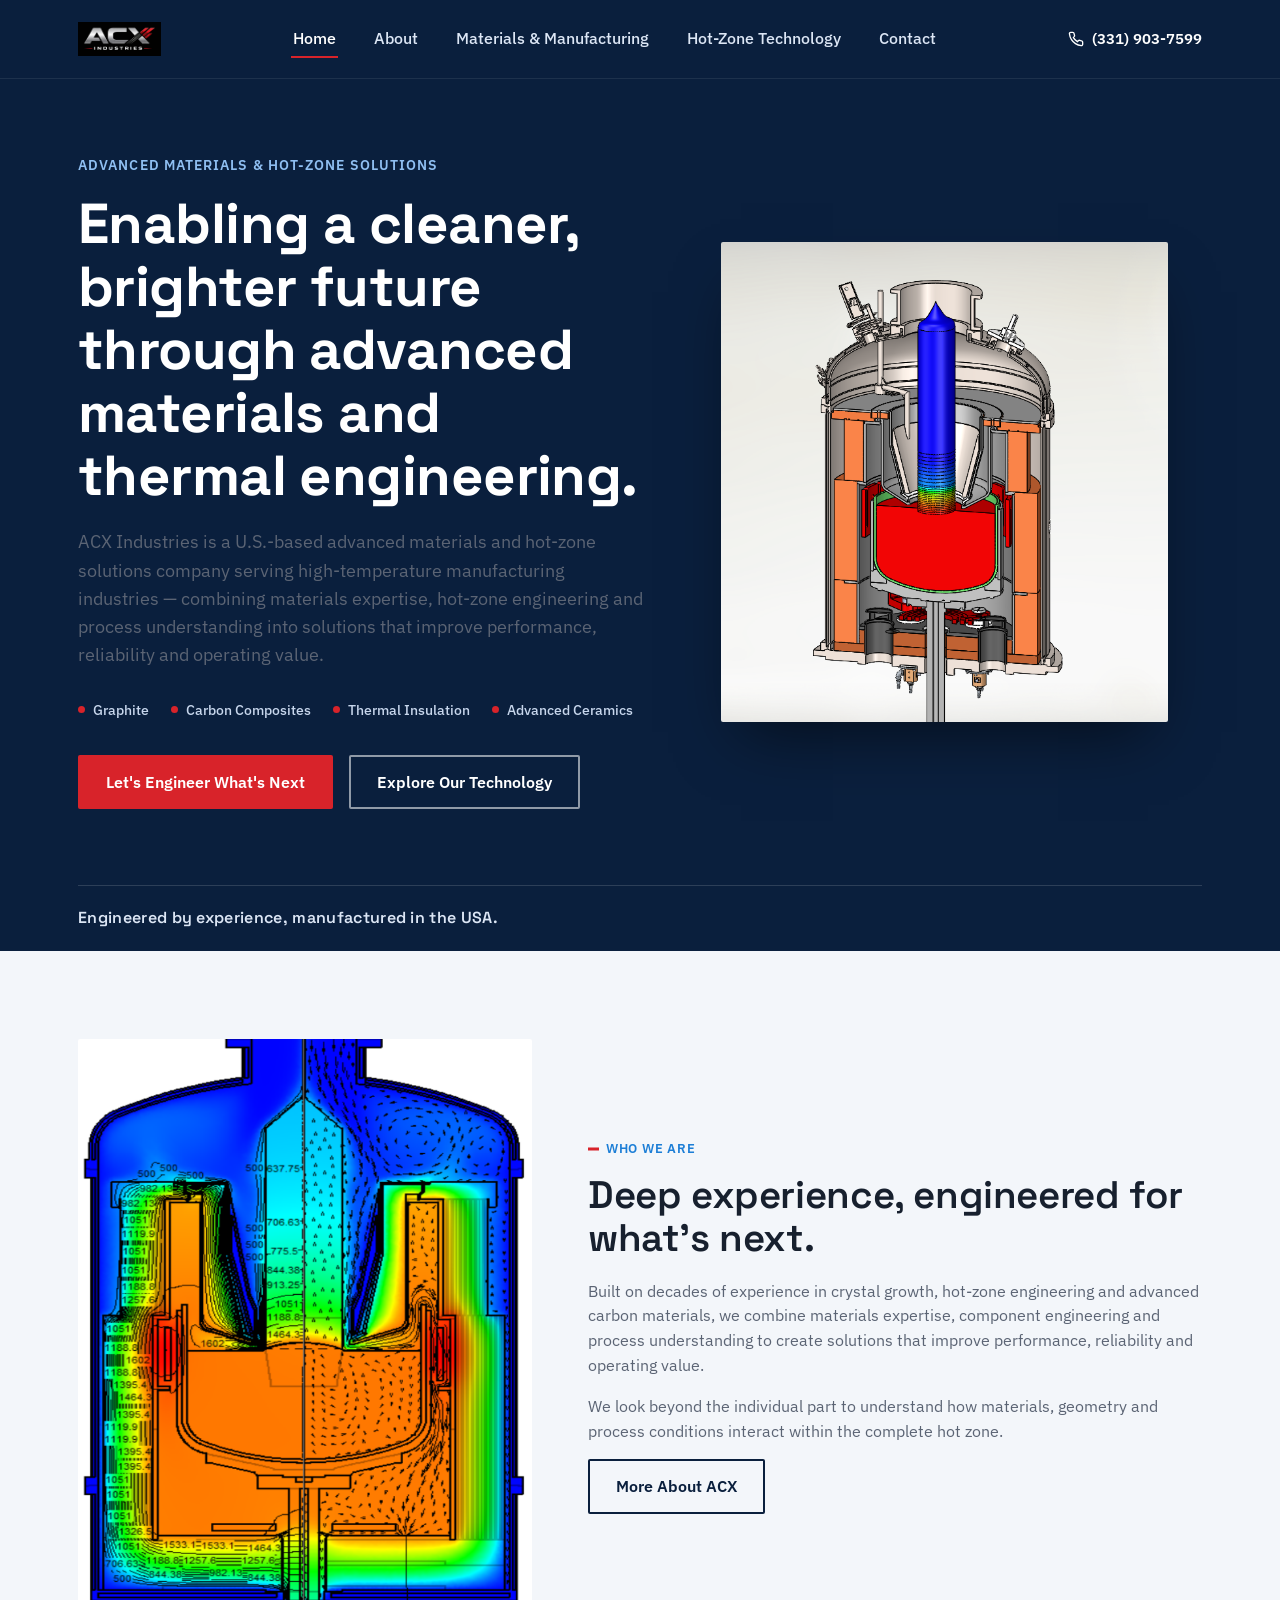
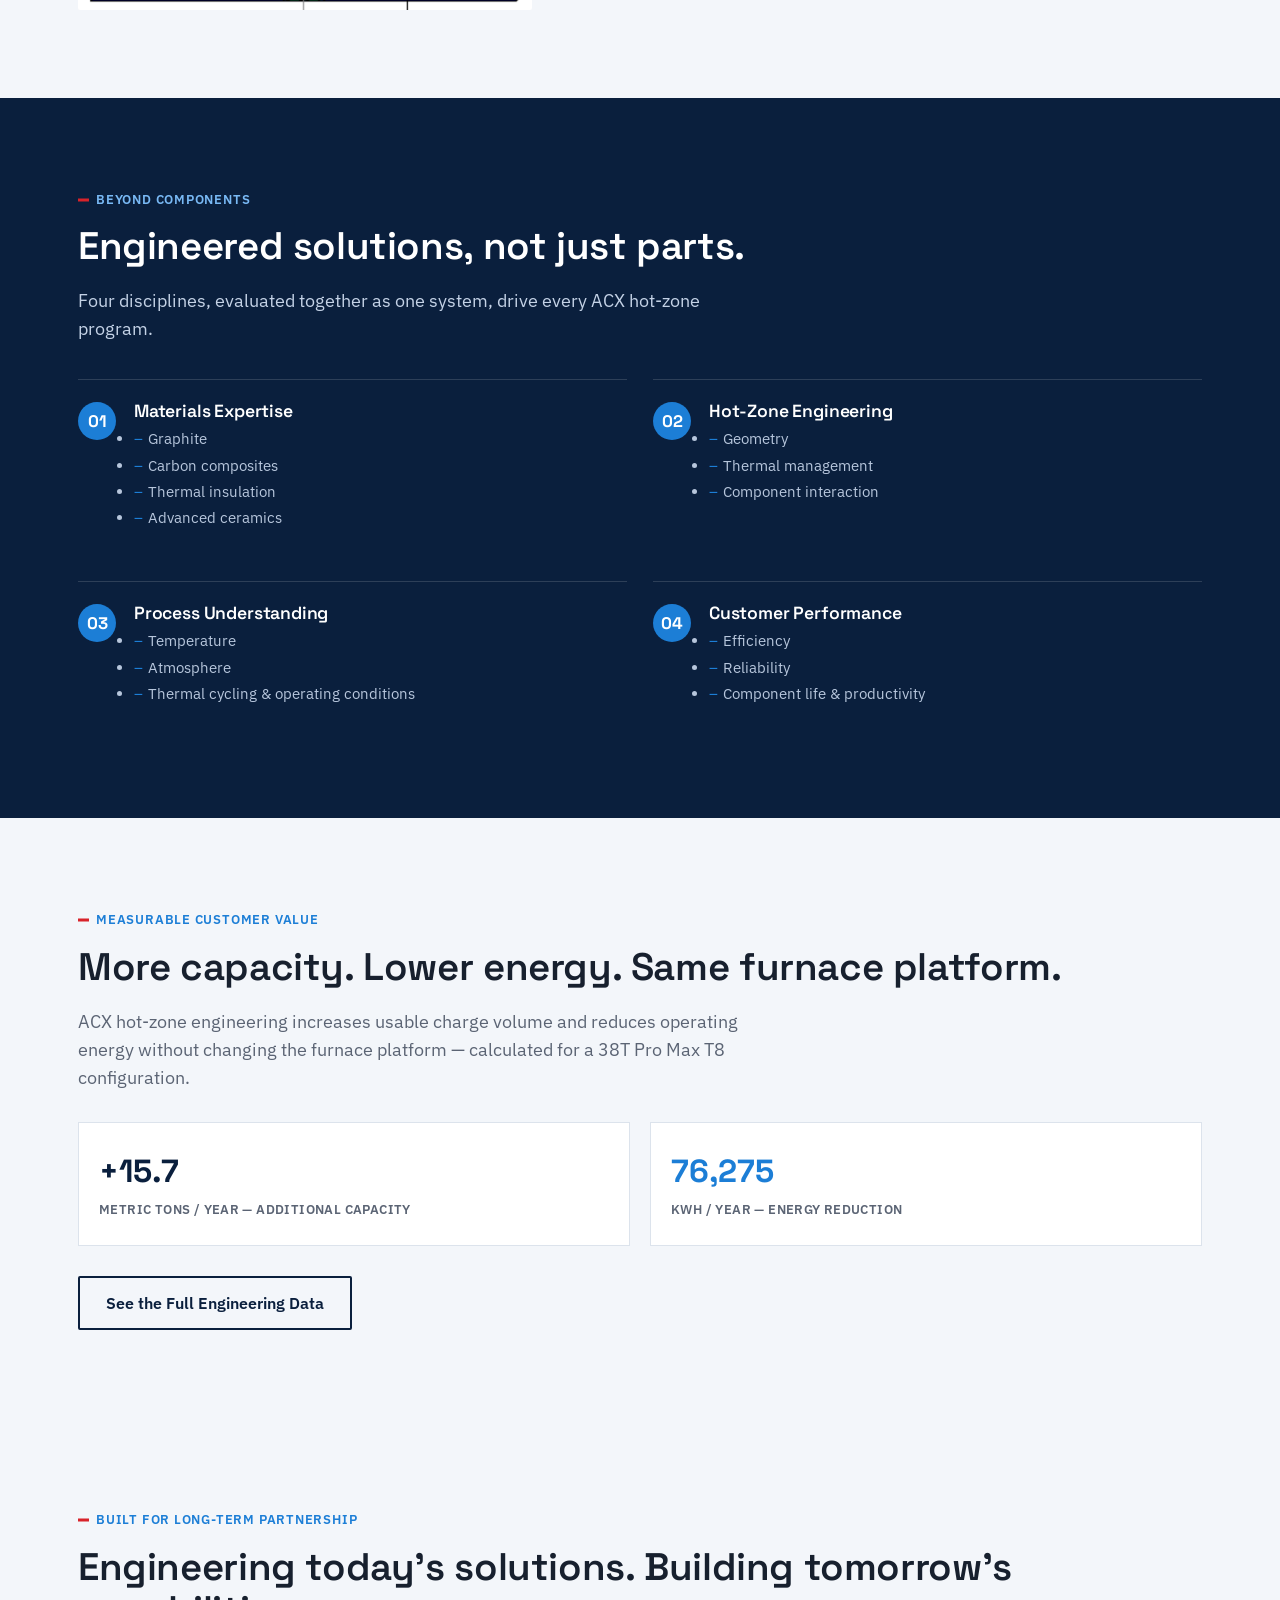
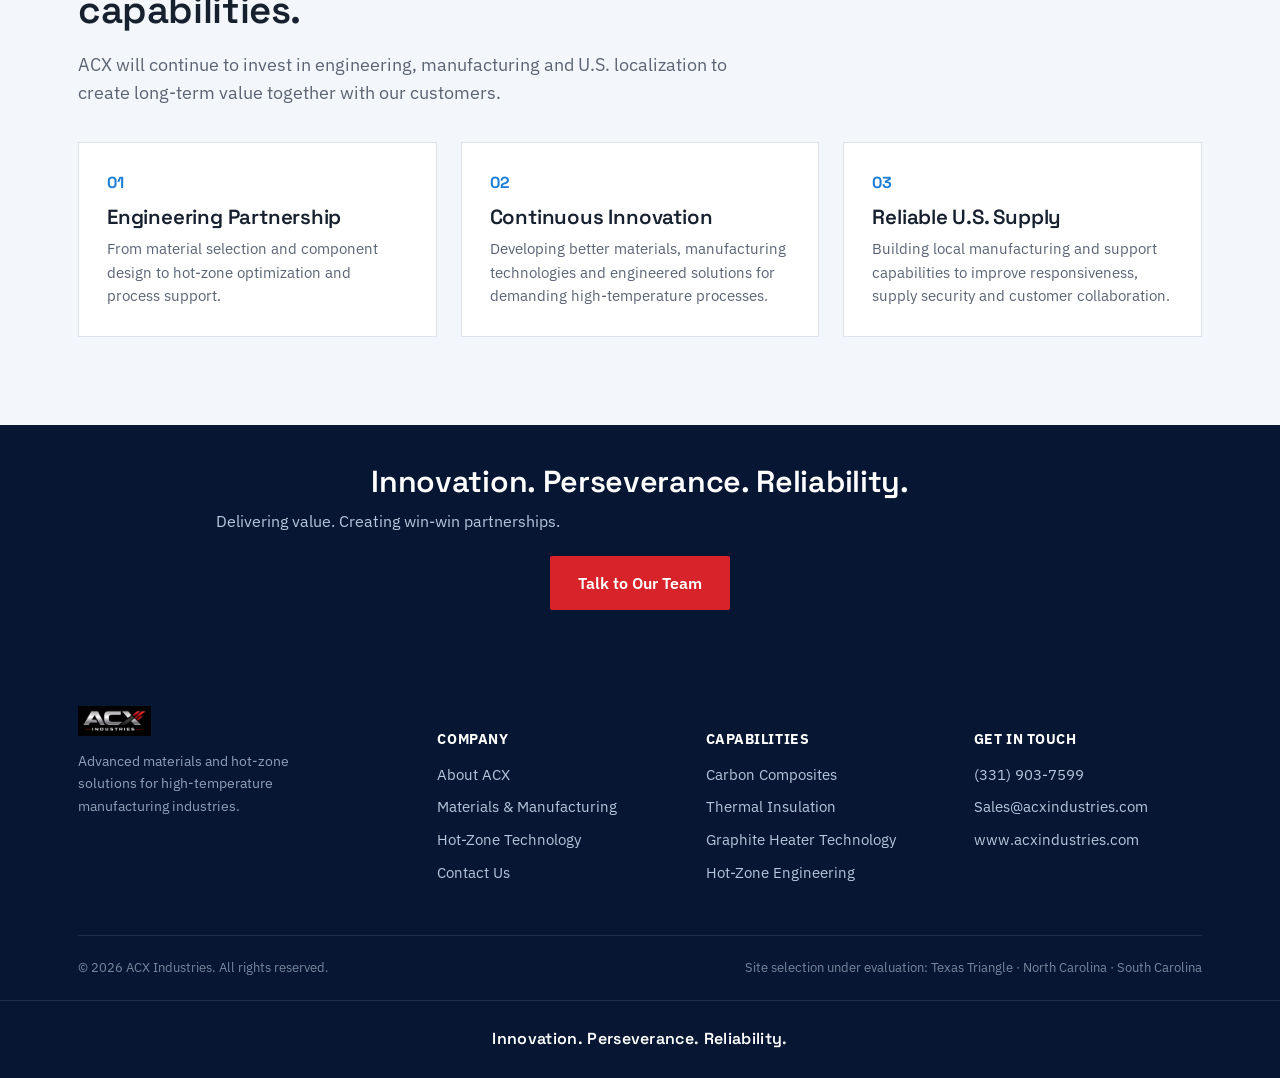
<file: index.html>
<!DOCTYPE html>
<html lang="en">
<head>
<meta charset="UTF-8">
<meta name="viewport" content="width=device-width, initial-scale=1.0">
<title>ACX Industries | Advanced Materials &amp; Hot-Zone Solutions</title>
<meta name="description" content="ACX Industries engineers advanced materials and hot-zone solutions — graphite, carbon composites, thermal insulation and advanced ceramics — for high-temperature manufacturing industries.">
<link rel="stylesheet" href="css/style.css">
</head>
<body>

<header class="site-header">
  <div class="container">
    <a class="brand" href="index.html">
      <img src="assets/img/logo.png" alt="ACX Industries">
    </a>
    <nav class="main-nav" id="main-nav">
      <a href="index.html" class="is-active">Home</a>
      <a href="about.html">About</a>
      <a href="materials.html">Materials &amp; Manufacturing</a>
      <a href="technology.html">Hot-Zone Technology</a>
      <a href="contact.html">Contact</a>
    </nav>
    <div class="nav-right">
      <a class="nav-phone" href="tel:+13319037599">
        <svg width="16" height="16" viewBox="0 0 24 24" fill="none" stroke="currentColor" stroke-width="2"><path d="M22 16.92v3a2 2 0 0 1-2.18 2 19.79 19.79 0 0 1-8.63-3.07 19.5 19.5 0 0 1-6-6 19.79 19.79 0 0 1-3.07-8.67A2 2 0 0 1 4.11 2h3a2 2 0 0 1 2 1.72c.12.9.34 1.79.65 2.65a2 2 0 0 1-.45 2.11L8.09 9.91a16 16 0 0 0 6 6l1.43-1.42a2 2 0 0 1 2.11-.45c.86.31 1.75.53 2.65.65A2 2 0 0 1 22 16.92z"/></svg>
        (331) 903-7599
      </a>
      <button class="nav-toggle" aria-label="Toggle menu" aria-expanded="false">
        <span></span><span></span><span></span>
      </button>
    </div>
  </div>
</header>

<section class="hero">
  <div class="container hero-inner">
    <div class="hero-copy">
      <div class="eyebrow">Advanced Materials &amp; Hot-Zone Solutions</div>
      <h1>Enabling a cleaner, brighter future through advanced materials and thermal engineering.</h1>
      <p class="lede">ACX Industries is a U.S.-based advanced materials and hot-zone solutions company serving high-temperature manufacturing industries — combining materials expertise, hot-zone engineering and process understanding into solutions that improve performance, reliability and operating value.</p>
      <div class="material-tags">
        <span>Graphite</span>
        <span>Carbon Composites</span>
        <span>Thermal Insulation</span>
        <span>Advanced Ceramics</span>
      </div>
      <div class="btn-row">
        <a href="contact.html" class="btn btn--primary">Let's Engineer What's Next</a>
        <a href="technology.html" class="btn btn--outline">Explore Our Technology</a>
      </div>
    </div>
    <div class="hero-figure">
      <img src="assets/img/hero_cover.jpg" alt="Cutaway render of an ACX engineered crystal-growth hot-zone furnace">
    </div>
  </div>
  <div class="container">
    <div class="hero-tagline-strip">Engineered by experience, manufactured in the USA.</div>
  </div>
</section>

<section class="section section--light">
  <div class="container split split--wide-right">
    <img src="assets/img/thermal_sim.jpg" alt="Thermal simulation of a crystal-growth hot zone showing temperature distribution">
    <div>
      <div class="kicker">Who We Are</div>
      <h2>Deep experience, engineered for what's next.</h2>
      <p>Built on decades of experience in crystal growth, hot-zone engineering and advanced carbon materials, we combine materials expertise, component engineering and process understanding to create solutions that improve performance, reliability and operating value.</p>
      <p>We look beyond the individual part to understand how materials, geometry and process conditions interact within the complete hot zone.</p>
      <a href="about.html" class="btn btn--outline-dark">More About ACX</a>
    </div>
  </div>
</section>

<section class="section section--navy">
  <div class="container">
    <div class="kicker">Beyond Components</div>
    <h2>Engineered solutions, not just parts.</h2>
    <p class="lede">Four disciplines, evaluated together as one system, drive every ACX hot-zone program.</p>
    <div class="pillars">
      <div class="pillar">
        <span class="pillar-num">01</span>
        <div>
          <h3>Materials Expertise</h3>
          <ul>
            <li>Graphite</li>
            <li>Carbon composites</li>
            <li>Thermal insulation</li>
            <li>Advanced ceramics</li>
          </ul>
        </div>
      </div>
      <div class="pillar">
        <span class="pillar-num">02</span>
        <div>
          <h3>Hot-Zone Engineering</h3>
          <ul>
            <li>Geometry</li>
            <li>Thermal management</li>
            <li>Component interaction</li>
          </ul>
        </div>
      </div>
      <div class="pillar">
        <span class="pillar-num">03</span>
        <div>
          <h3>Process Understanding</h3>
          <ul>
            <li>Temperature</li>
            <li>Atmosphere</li>
            <li>Thermal cycling &amp; operating conditions</li>
          </ul>
        </div>
      </div>
      <div class="pillar">
        <span class="pillar-num">04</span>
        <div>
          <h3>Customer Performance</h3>
          <ul>
            <li>Efficiency</li>
            <li>Reliability</li>
            <li>Component life &amp; productivity</li>
          </ul>
        </div>
      </div>
    </div>
  </div>
</section>

<section class="section section--light">
  <div class="container">
    <div class="kicker">Measurable Customer Value</div>
    <h2>More capacity. Lower energy. Same furnace platform.</h2>
    <p class="lede">ACX hot-zone engineering increases usable charge volume and reduces operating energy without changing the furnace platform — calculated for a 38T Pro Max T8 configuration.</p>
    <div class="stat-grid" style="margin-top:30px;">
      <div class="stat-box" style="grid-column:span 2;">
        <span class="value">+15.7</span>
        <span class="label">Metric Tons / Year — Additional Capacity</span>
      </div>
      <div class="stat-box" style="grid-column:span 2;">
        <span class="value accent">76,275</span>
        <span class="label">kWh / Year — Energy Reduction</span>
      </div>
    </div>
    <div class="btn-row" style="margin-top:30px;">
      <a href="technology.html" class="btn btn--outline-dark">See the Full Engineering Data</a>
    </div>
  </div>
</section>

<section class="section section--light">
  <div class="container">
    <div class="kicker">Built for Long-Term Partnership</div>
    <h2>Engineering today's solutions. Building tomorrow's capabilities.</h2>
    <p class="lede">ACX will continue to invest in engineering, manufacturing and U.S. localization to create long-term value together with our customers.</p>
    <div class="card-grid">
      <div class="card">
        <span class="num">01</span>
        <h3>Engineering Partnership</h3>
        <p>From material selection and component design to hot-zone optimization and process support.</p>
      </div>
      <div class="card">
        <span class="num">02</span>
        <h3>Continuous Innovation</h3>
        <p>Developing better materials, manufacturing technologies and engineered solutions for demanding high-temperature processes.</p>
      </div>
      <div class="card">
        <span class="num">03</span>
        <h3>Reliable U.S. Supply</h3>
        <p>Building local manufacturing and support capabilities to improve responsiveness, supply security and customer collaboration.</p>
      </div>
    </div>
  </div>
</section>

<section class="banner">
  <div class="container">
    <h2>Innovation. Perseverance. Reliability.</h2>
    <p>Delivering value. Creating win-win partnerships.</p>
    <div class="btn-row" style="justify-content:center; margin-top:22px;">
      <a href="contact.html" class="btn btn--primary">Talk to Our Team</a>
    </div>
  </div>
</section>

<footer class="site-footer">
  <div class="container">
    <div class="footer-top">
      <div class="footer-brand">
        <img src="assets/img/logo.png" alt="ACX Industries">
        <p>Advanced materials and hot-zone solutions for high-temperature manufacturing industries.</p>
      </div>
      <div class="footer-col">
        <h5>Company</h5>
        <a href="about.html">About ACX</a>
        <a href="materials.html">Materials &amp; Manufacturing</a>
        <a href="technology.html">Hot-Zone Technology</a>
        <a href="contact.html">Contact Us</a>
      </div>
      <div class="footer-col">
        <h5>Capabilities</h5>
        <a href="materials.html#composites">Carbon Composites</a>
        <a href="materials.html#insulation">Thermal Insulation</a>
        <a href="technology.html#heater">Graphite Heater Technology</a>
        <a href="technology.html#system">Hot-Zone Engineering</a>
      </div>
      <div class="footer-col">
        <h5>Get in Touch</h5>
        <a href="tel:+13319037599">(331) 903-7599</a>
        <a href="mailto:Sales@acxindustries.com">Sales@acxindustries.com</a>
        <a href="https://www.acxindustries.com">www.acxindustries.com</a>
      </div>
    </div>
    <div class="footer-bottom">
      <span>&copy; <span id="year"></span> ACX Industries. All rights reserved.</span>
      <span>Site selection under evaluation: Texas Triangle · North Carolina · South Carolina</span>
    </div>
  </div>
  <div class="footer-tagline">Innovation. Perseverance. Reliability.</div>
</footer>

<script src="js/script.js"></script>
<script>document.getElementById('year').textContent = new Date().getFullYear();</script>
</body>
</html>
</file>
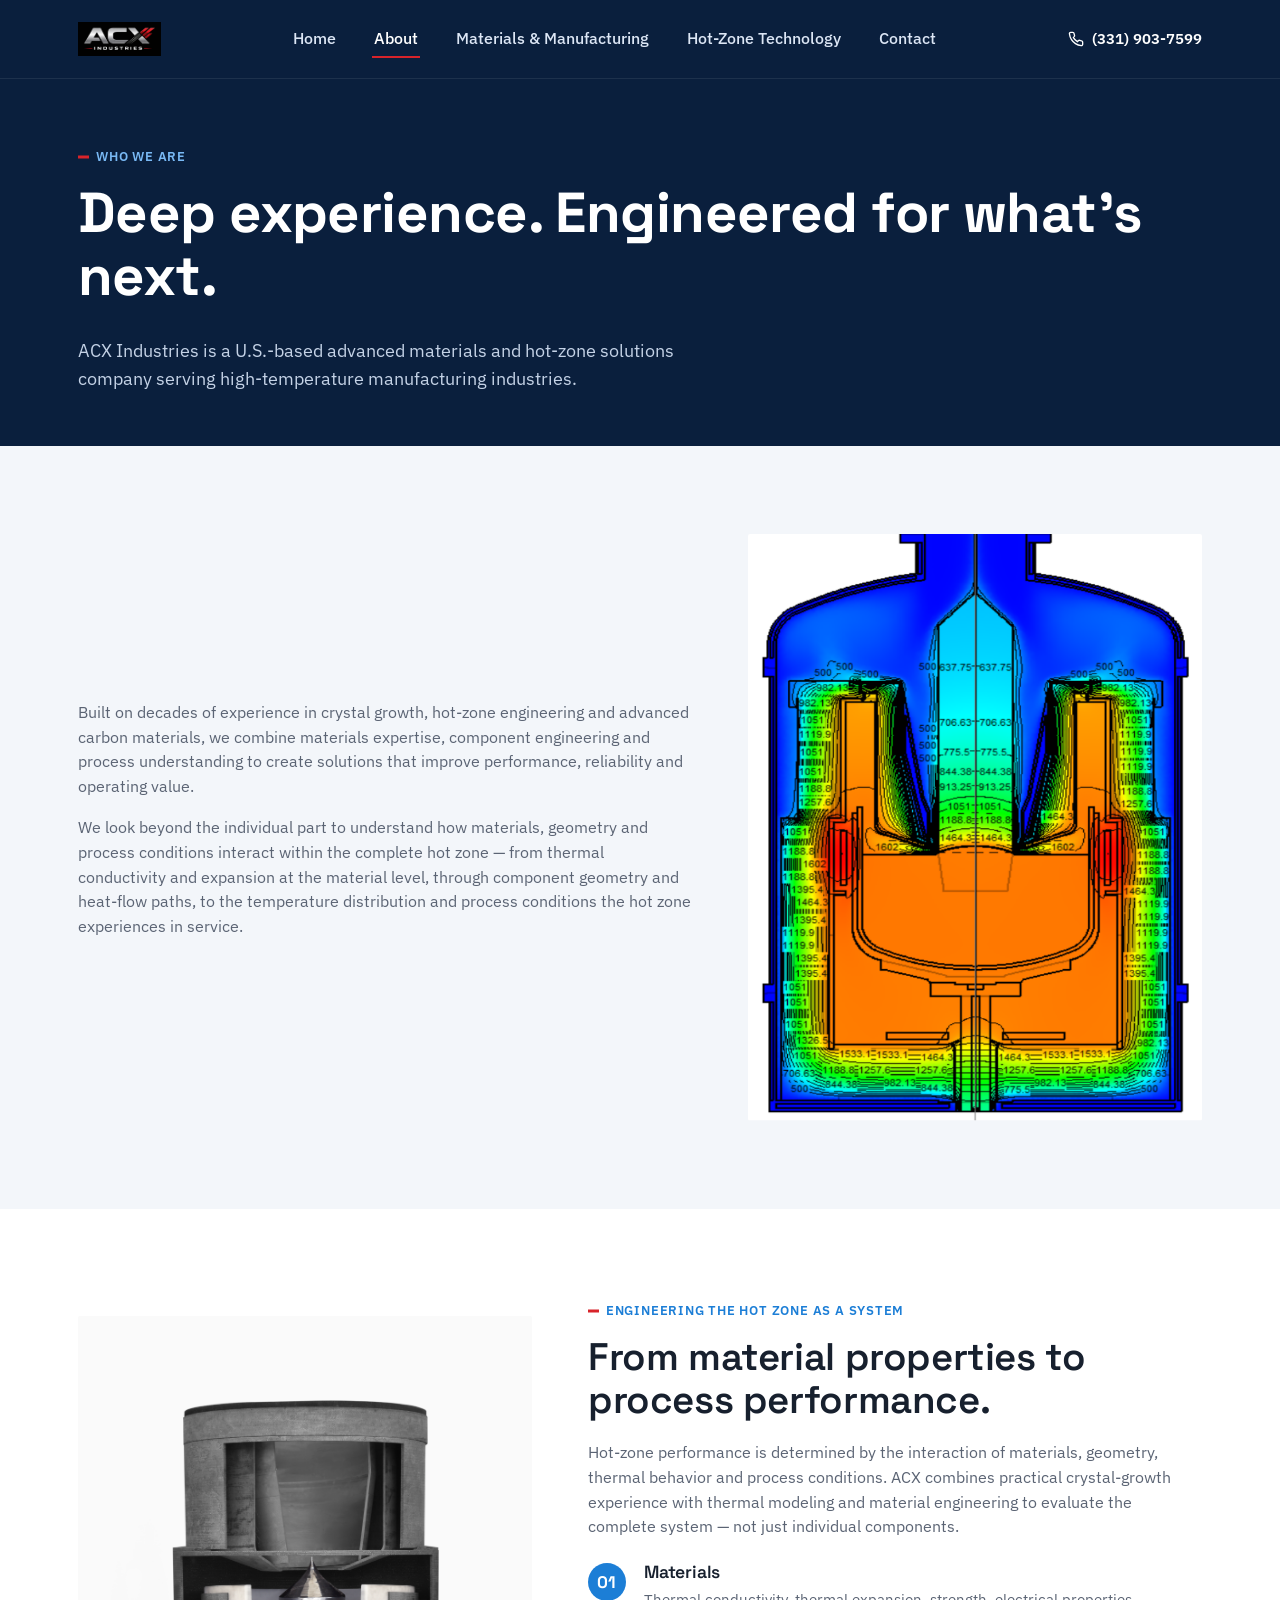
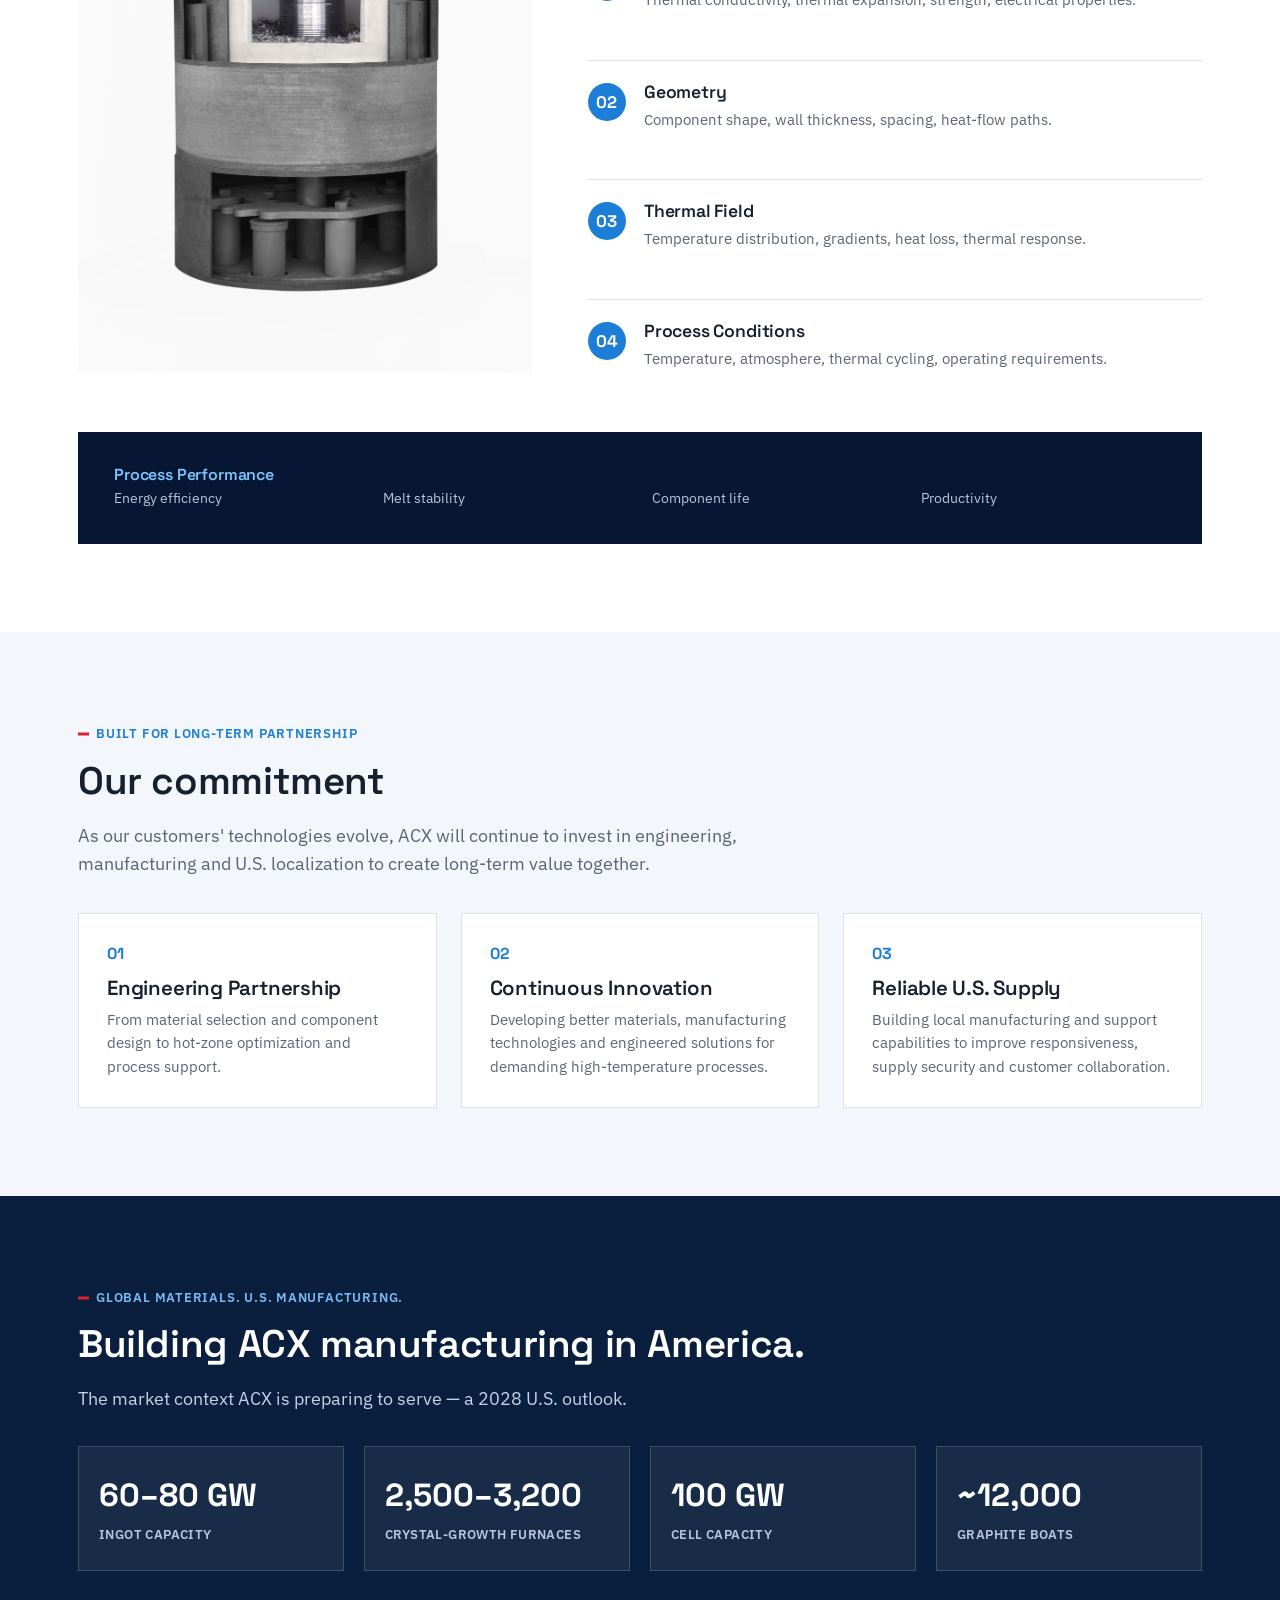
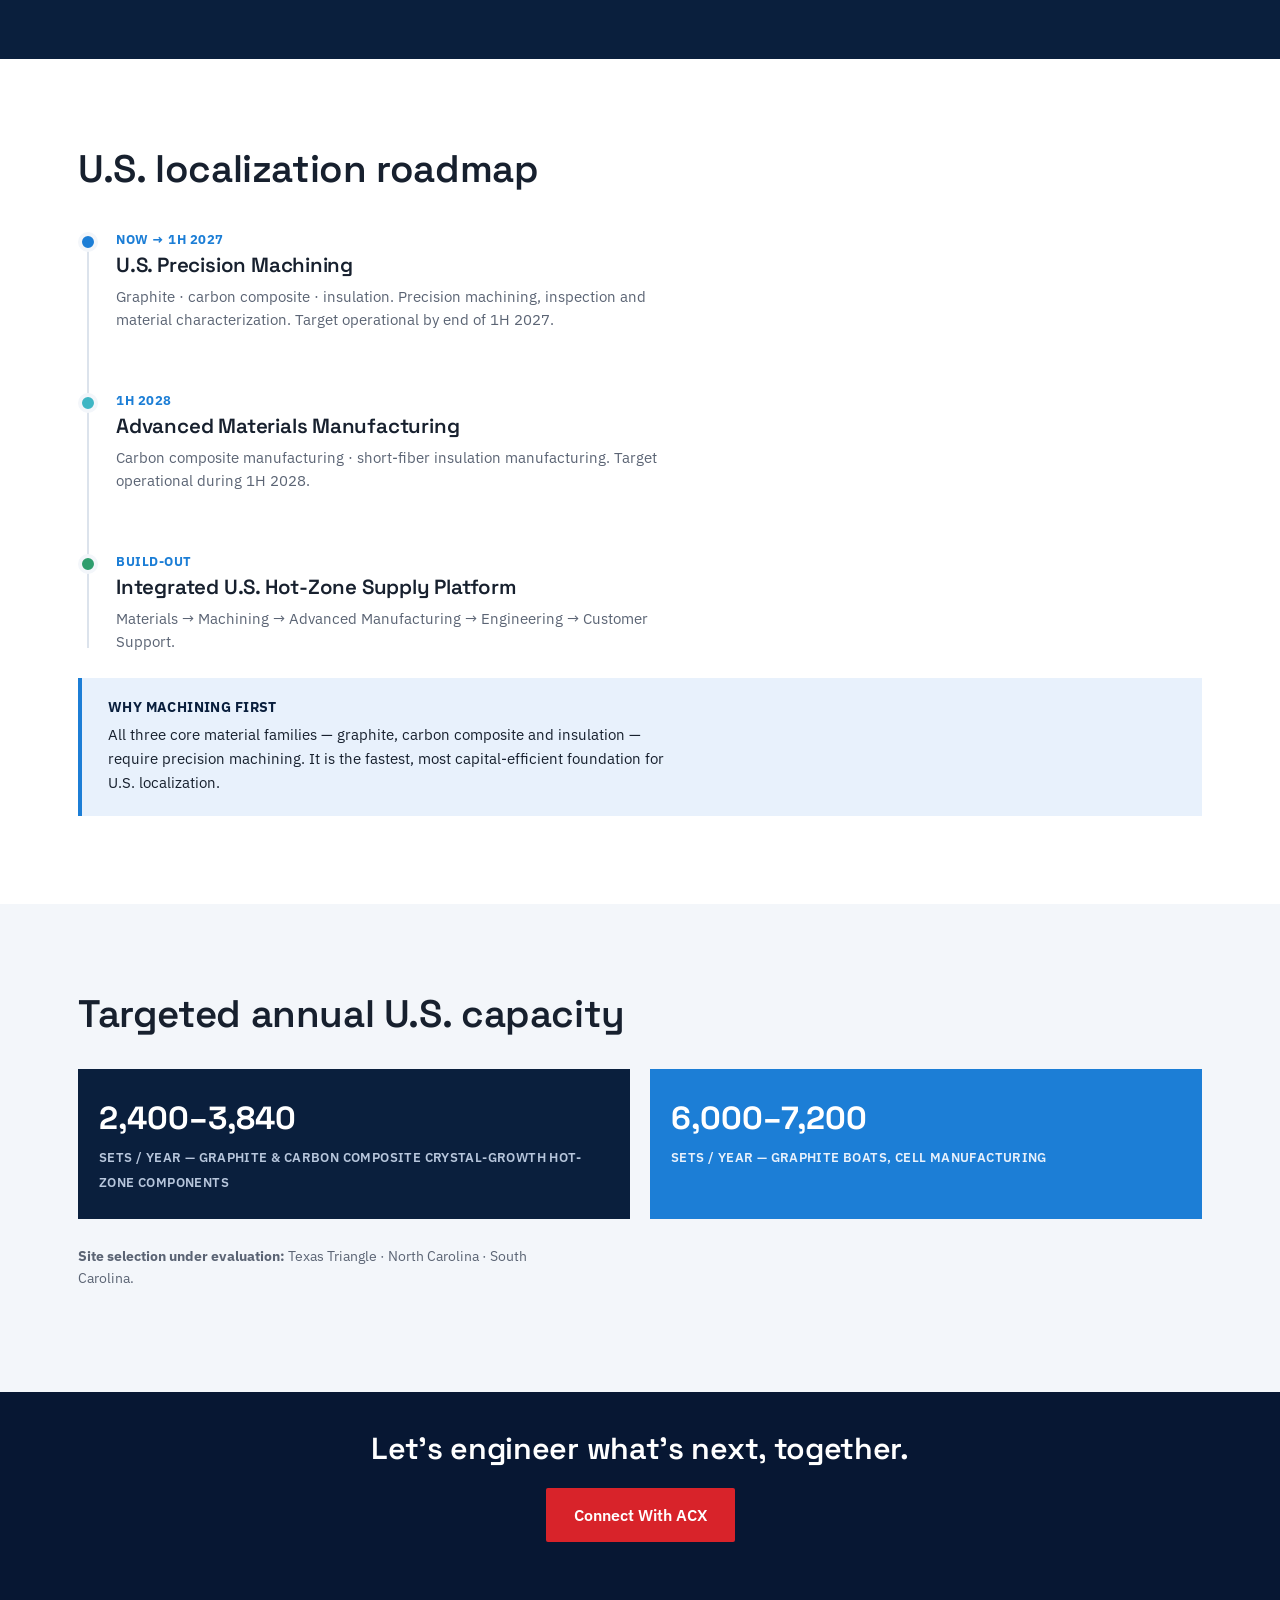
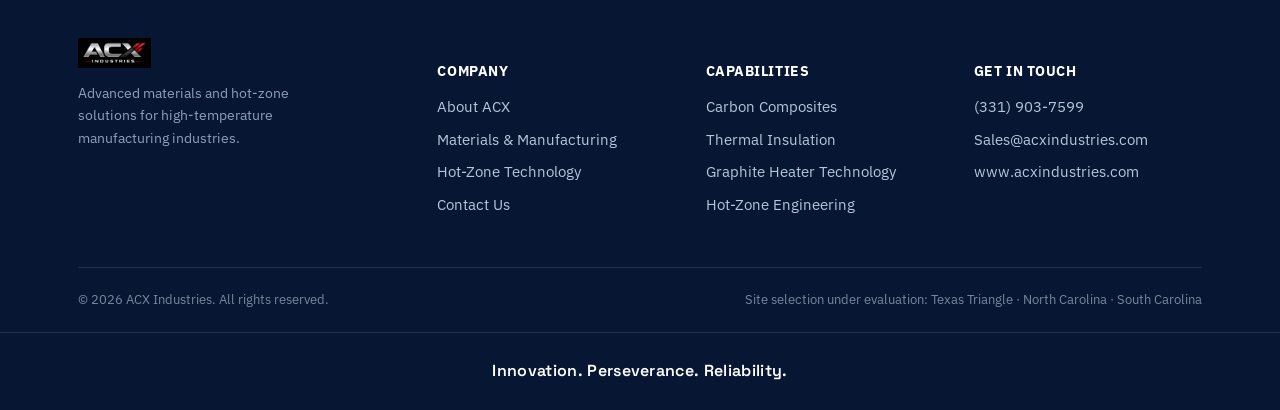
<file: about.html>
<!DOCTYPE html>
<html lang="en">
<head>
<meta charset="UTF-8">
<meta name="viewport" content="width=device-width, initial-scale=1.0">
<title>About ACX Industries | Deep Experience, Engineered for What's Next</title>
<meta name="description" content="ACX Industries is a U.S.-based advanced materials and hot-zone solutions company. Learn about our commitment to engineering partnership and U.S. manufacturing localization.">
<link rel="stylesheet" href="css/style.css">
</head>
<body>

<header class="site-header">
  <div class="container">
    <a class="brand" href="index.html">
      <img src="assets/img/logo.png" alt="ACX Industries">
    </a>
    <nav class="main-nav" id="main-nav">
      <a href="index.html">Home</a>
      <a href="about.html" class="is-active">About</a>
      <a href="materials.html">Materials &amp; Manufacturing</a>
      <a href="technology.html">Hot-Zone Technology</a>
      <a href="contact.html">Contact</a>
    </nav>
    <div class="nav-right">
      <a class="nav-phone" href="tel:+13319037599">
        <svg width="16" height="16" viewBox="0 0 24 24" fill="none" stroke="currentColor" stroke-width="2"><path d="M22 16.92v3a2 2 0 0 1-2.18 2 19.79 19.79 0 0 1-8.63-3.07 19.5 19.5 0 0 1-6-6 19.79 19.79 0 0 1-3.07-8.67A2 2 0 0 1 4.11 2h3a2 2 0 0 1 2 1.72c.12.9.34 1.79.65 2.65a2 2 0 0 1-.45 2.11L8.09 9.91a16 16 0 0 0 6 6l1.43-1.42a2 2 0 0 1 2.11-.45c.86.31 1.75.53 2.65.65A2 2 0 0 1 22 16.92z"/></svg>
        (331) 903-7599
      </a>
      <button class="nav-toggle" aria-label="Toggle menu" aria-expanded="false">
        <span></span><span></span><span></span>
      </button>
    </div>
  </div>
</header>

<section class="page-header">
  <div class="container">
    <div class="kicker">Who We Are</div>
    <h1>Deep experience. Engineered for what's next.</h1>
    <p class="lede">ACX Industries is a U.S.-based advanced materials and hot-zone solutions company serving high-temperature manufacturing industries.</p>
  </div>
</section>

<section class="section section--light">
  <div class="container split split--wide-left">
    <div>
      <p>Built on decades of experience in crystal growth, hot-zone engineering and advanced carbon materials, we combine materials expertise, component engineering and process understanding to create solutions that improve performance, reliability and operating value.</p>
      <p>We look beyond the individual part to understand how materials, geometry and process conditions interact within the complete hot zone — from thermal conductivity and expansion at the material level, through component geometry and heat-flow paths, to the temperature distribution and process conditions the hot zone experiences in service.</p>
    </div>
    <img src="assets/img/thermal_sim_about.jpg" alt="Thermal simulation of a crystal-growth hot zone">
  </div>
</section>

<section class="section section--white" id="system">
  <div class="container split split--wide-right">
    <img src="assets/img/hotzone_cutaway_small.jpg" alt="Cutaway render of an engineered hot-zone system">
    <div>
      <div class="kicker">Engineering the Hot Zone as a System</div>
      <h2>From material properties to process performance.</h2>
      <p>Hot-zone performance is determined by the interaction of materials, geometry, thermal behavior and process conditions. ACX combines practical crystal-growth experience with thermal modeling and material engineering to evaluate the complete system — not just individual components.</p>
      <div class="pillars" style="grid-template-columns:1fr; margin-top:24px;">
        <div class="pillar" style="border-top:none; padding-top:0;">
          <span class="pillar-num">01</span>
          <div><h3>Materials</h3><p style="margin:0; font-size:.92rem;">Thermal conductivity, thermal expansion, strength, electrical properties.</p></div>
        </div>
        <div class="pillar">
          <span class="pillar-num">02</span>
          <div><h3>Geometry</h3><p style="margin:0; font-size:.92rem;">Component shape, wall thickness, spacing, heat-flow paths.</p></div>
        </div>
        <div class="pillar">
          <span class="pillar-num">03</span>
          <div><h3>Thermal Field</h3><p style="margin:0; font-size:.92rem;">Temperature distribution, gradients, heat loss, thermal response.</p></div>
        </div>
        <div class="pillar">
          <span class="pillar-num">04</span>
          <div><h3>Process Conditions</h3><p style="margin:0; font-size:.92rem;">Temperature, atmosphere, thermal cycling, operating requirements.</p></div>
        </div>
      </div>
    </div>
  </div>
  <div class="container">
    <div class="value-strip">
      <div><h4>Process Performance</h4><p>Energy efficiency</p></div>
      <div><p style="margin-top:22px;">Melt stability</p></div>
      <div><p style="margin-top:22px;">Component life</p></div>
      <div><p style="margin-top:22px;">Productivity</p></div>
    </div>
  </div>
</section>

<section class="section section--light">
  <div class="container">
    <div class="kicker">Built for Long-Term Partnership</div>
    <h2>Our commitment</h2>
    <p class="lede">As our customers' technologies evolve, ACX will continue to invest in engineering, manufacturing and U.S. localization to create long-term value together.</p>
    <div class="card-grid">
      <div class="card">
        <span class="num">01</span>
        <h3>Engineering Partnership</h3>
        <p>From material selection and component design to hot-zone optimization and process support.</p>
      </div>
      <div class="card">
        <span class="num">02</span>
        <h3>Continuous Innovation</h3>
        <p>Developing better materials, manufacturing technologies and engineered solutions for demanding high-temperature processes.</p>
      </div>
      <div class="card">
        <span class="num">03</span>
        <h3>Reliable U.S. Supply</h3>
        <p>Building local manufacturing and support capabilities to improve responsiveness, supply security and customer collaboration.</p>
      </div>
    </div>
  </div>
</section>

<section class="section section--navy">
  <div class="container">
    <div class="kicker">Global Materials. U.S. Manufacturing.</div>
    <h2>Building ACX manufacturing in America.</h2>
    <p class="lede">The market context ACX is preparing to serve — a 2028 U.S. outlook.</p>
    <div class="stat-grid">
      <div class="stat-box"><span class="value">60&ndash;80 GW</span><span class="label">Ingot Capacity</span></div>
      <div class="stat-box"><span class="value">2,500&ndash;3,200</span><span class="label">Crystal-Growth Furnaces</span></div>
      <div class="stat-box"><span class="value">100 GW</span><span class="label">Cell Capacity</span></div>
      <div class="stat-box"><span class="value">~12,000</span><span class="label">Graphite Boats</span></div>
    </div>
  </div>
</section>

<section class="section section--white">
  <div class="container">
    <h2>U.S. localization roadmap</h2>
    <div class="timeline">
      <div class="timeline-item">
        <div class="timeline-dot"></div>
        <div class="timeline-when">Now &rarr; 1H 2027</div>
        <h3>U.S. Precision Machining</h3>
        <p>Graphite &middot; carbon composite &middot; insulation. Precision machining, inspection and material characterization. Target operational by end of 1H 2027.</p>
      </div>
      <div class="timeline-item">
        <div class="timeline-dot"></div>
        <div class="timeline-when">1H 2028</div>
        <h3>Advanced Materials Manufacturing</h3>
        <p>Carbon composite manufacturing &middot; short-fiber insulation manufacturing. Target operational during 1H 2028.</p>
      </div>
      <div class="timeline-item">
        <div class="timeline-dot"></div>
        <div class="timeline-when">Build-Out</div>
        <h3>Integrated U.S. Hot-Zone Supply Platform</h3>
        <p>Materials &rarr; Machining &rarr; Advanced Manufacturing &rarr; Engineering &rarr; Customer Support.</p>
      </div>
    </div>
    <div class="callout">
      <h4>Why Machining First</h4>
      <p>All three core material families — graphite, carbon composite and insulation — require precision machining. It is the fastest, most capital-efficient foundation for U.S. localization.</p>
    </div>
  </div>
</section>

<section class="section section--light">
  <div class="container">
    <h2>Targeted annual U.S. capacity</h2>
    <div class="stat-grid" style="grid-template-columns:1fr 1fr;">
      <div class="stat-box" style="background:var(--navy); border-color:var(--navy);">
        <span class="value" style="color:#fff;">2,400&ndash;3,840</span>
        <span class="label" style="color:#B7C6DC;">Sets / Year &mdash; Graphite &amp; Carbon Composite Crystal-Growth Hot-Zone Components</span>
      </div>
      <div class="stat-box" style="background:var(--blue); border-color:var(--blue);">
        <span class="value" style="color:#fff;">6,000&ndash;7,200</span>
        <span class="label" style="color:#E8F1FC;">Sets / Year &mdash; Graphite Boats, Cell Manufacturing</span>
      </div>
    </div>
    <p style="margin-top:26px; font-size:.9rem;"><strong>Site selection under evaluation:</strong> Texas Triangle &middot; North Carolina &middot; South Carolina.</p>
  </div>
</section>

<section class="banner">
  <div class="container">
    <h2>Let's engineer what's next, together.</h2>
    <div class="btn-row" style="justify-content:center; margin-top:22px;">
      <a href="contact.html" class="btn btn--primary">Connect With ACX</a>
    </div>
  </div>
</section>

<footer class="site-footer">
  <div class="container">
    <div class="footer-top">
      <div class="footer-brand">
        <img src="assets/img/logo.png" alt="ACX Industries">
        <p>Advanced materials and hot-zone solutions for high-temperature manufacturing industries.</p>
      </div>
      <div class="footer-col">
        <h5>Company</h5>
        <a href="about.html">About ACX</a>
        <a href="materials.html">Materials &amp; Manufacturing</a>
        <a href="technology.html">Hot-Zone Technology</a>
        <a href="contact.html">Contact Us</a>
      </div>
      <div class="footer-col">
        <h5>Capabilities</h5>
        <a href="materials.html#composites">Carbon Composites</a>
        <a href="materials.html#insulation">Thermal Insulation</a>
        <a href="technology.html#heater">Graphite Heater Technology</a>
        <a href="technology.html#system">Hot-Zone Engineering</a>
      </div>
      <div class="footer-col">
        <h5>Get in Touch</h5>
        <a href="tel:+13319037599">(331) 903-7599</a>
        <a href="mailto:Sales@acxindustries.com">Sales@acxindustries.com</a>
        <a href="https://www.acxindustries.com">www.acxindustries.com</a>
      </div>
    </div>
    <div class="footer-bottom">
      <span>&copy; <span id="year"></span> ACX Industries. All rights reserved.</span>
      <span>Site selection under evaluation: Texas Triangle · North Carolina · South Carolina</span>
    </div>
  </div>
  <div class="footer-tagline">Innovation. Perseverance. Reliability.</div>
</footer>

<script src="js/script.js"></script>
<script>document.getElementById('year').textContent = new Date().getFullYear();</script>
</body>
</html>
</file>
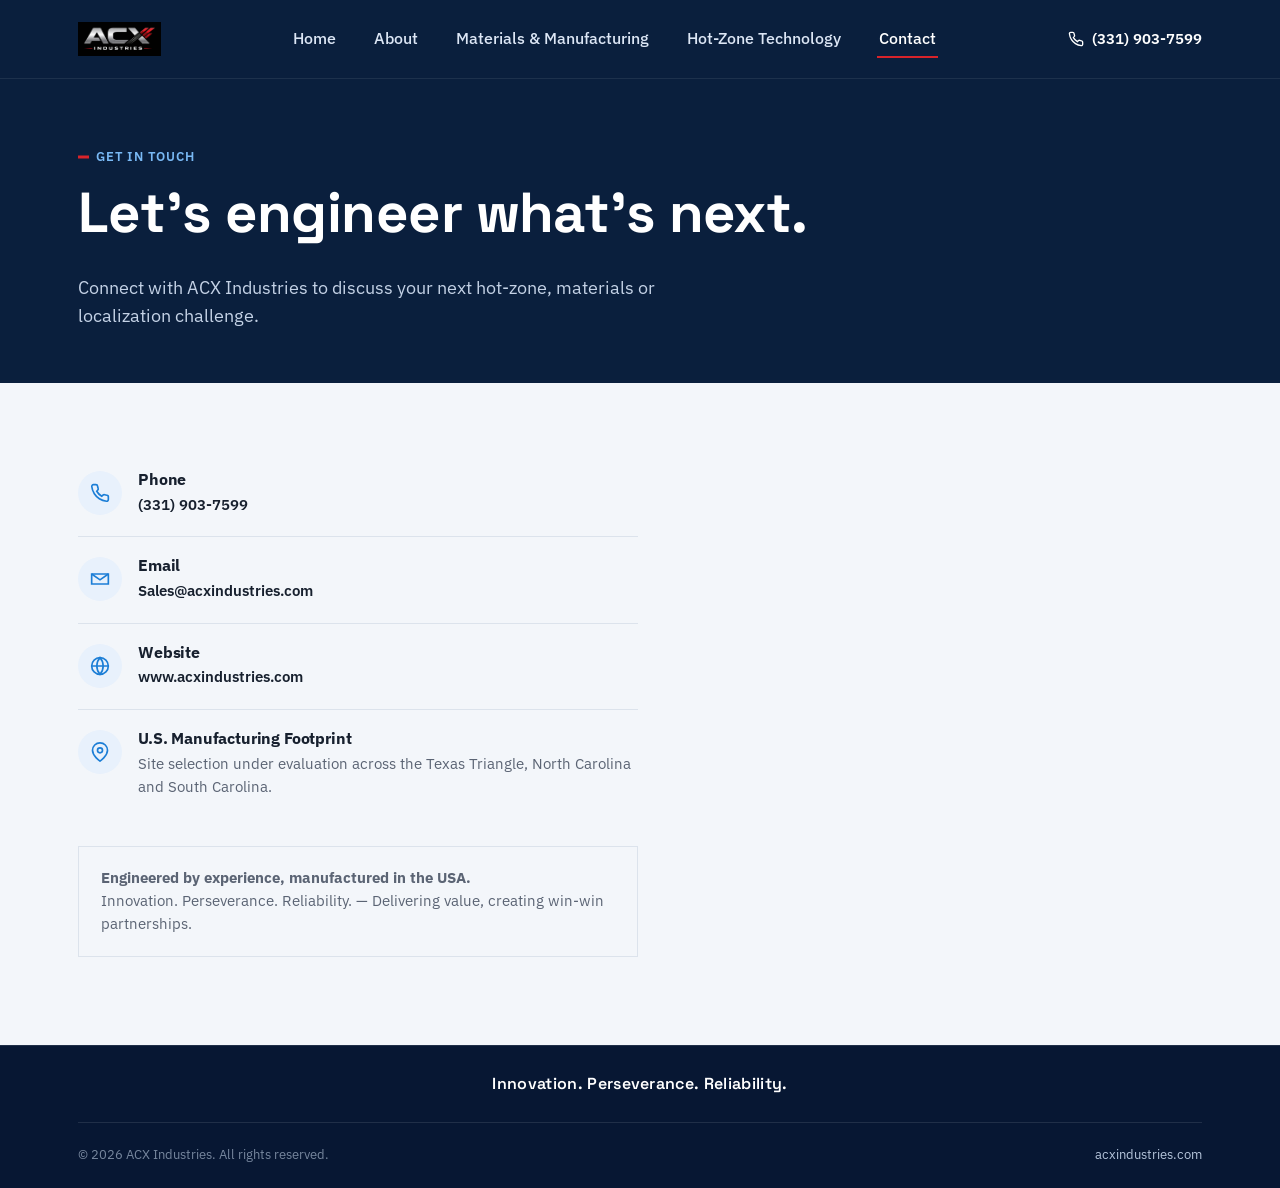
<file: contact.html>
<!DOCTYPE html>
<html lang="en">
<head>
<meta charset="UTF-8">
<meta name="viewport" content="width=device-width, initial-scale=1.0">
<title>Contact Us | ACX Industries</title>
<meta name="description" content="Connect with ACX Industries to discuss your next hot-zone, materials or localization challenge. Call (331) 903-7599 or email Sales@acxindustries.com.">
<link rel="stylesheet" href="css/style.css">
</head>
<body>

<header class="site-header">
  <div class="container">
    <a class="brand" href="index.html">
      <img src="assets/img/logo.png" alt="ACX Industries">
    </a>
    <nav class="main-nav" id="main-nav">
      <a href="index.html">Home</a>
      <a href="about.html">About</a>
      <a href="materials.html">Materials &amp; Manufacturing</a>
      <a href="technology.html">Hot-Zone Technology</a>
      <a href="contact.html" class="is-active">Contact</a>
    </nav>
    <div class="nav-right">
      <a class="nav-phone" href="tel:+13319037599">
        <svg width="16" height="16" viewBox="0 0 24 24" fill="none" stroke="currentColor" stroke-width="2"><path d="M22 16.92v3a2 2 0 0 1-2.18 2 19.79 19.79 0 0 1-8.63-3.07 19.5 19.5 0 0 1-6-6 19.79 19.79 0 0 1-3.07-8.67A2 2 0 0 1 4.11 2h3a2 2 0 0 1 2 1.72c.12.9.34 1.79.65 2.65a2 2 0 0 1-.45 2.11L8.09 9.91a16 16 0 0 0 6 6l1.43-1.42a2 2 0 0 1 2.11-.45c.86.31 1.75.53 2.65.65A2 2 0 0 1 22 16.92z"/></svg>
        (331) 903-7599
      </a>
      <button class="nav-toggle" aria-label="Toggle menu" aria-expanded="false">
        <span></span><span></span><span></span>
      </button>
    </div>
  </div>
</header>

<section class="page-header">
  <div class="container">
    <div class="kicker">Get in Touch</div>
    <h1>Let's engineer what's next.</h1>
    <p class="lede">Connect with ACX Industries to discuss your next hot-zone, materials or localization challenge.</p>
  </div>
</section>

<section class="section section--light">
  <div class="container">
    <div style="max-width:560px;">
      <div class="contact-info-item">
        <div class="ic">
          <svg width="20" height="20" viewBox="0 0 24 24" fill="none" stroke="currentColor" stroke-width="2"><path d="M22 16.92v3a2 2 0 0 1-2.18 2 19.79 19.79 0 0 1-8.63-3.07 19.5 19.5 0 0 1-6-6 19.79 19.79 0 0 1-3.07-8.67A2 2 0 0 1 4.11 2h3a2 2 0 0 1 2 1.72c.12.9.34 1.79.65 2.65a2 2 0 0 1-.45 2.11L8.09 9.91a16 16 0 0 0 6 6l1.43-1.42a2 2 0 0 1 2.11-.45c.86.31 1.75.53 2.65.65A2 2 0 0 1 22 16.92z"/></svg>
        </div>
        <div>
          <h4>Phone</h4>
          <p><a href="tel:+13319037599">(331) 903-7599</a></p>
        </div>
      </div>
      <div class="contact-info-item">
        <div class="ic">
          <svg width="20" height="20" viewBox="0 0 24 24" fill="none" stroke="currentColor" stroke-width="2"><path d="M4 4h16v16H4z" opacity="0"/><path d="M22 6l-10 7L2 6"/><path d="M2 6h20v12H2z"/></svg>
        </div>
        <div>
          <h4>Email</h4>
          <p><a href="mailto:Sales@acxindustries.com">Sales@acxindustries.com</a></p>
        </div>
      </div>
      <div class="contact-info-item">
        <div class="ic">
          <svg width="20" height="20" viewBox="0 0 24 24" fill="none" stroke="currentColor" stroke-width="2"><circle cx="12" cy="12" r="10"/><path d="M2 12h20M12 2a15 15 0 0 1 0 20 15 15 0 0 1 0-20z"/></svg>
        </div>
        <div>
          <h4>Website</h4>
          <p><a href="https://www.acxindustries.com">www.acxindustries.com</a></p>
        </div>
      </div>
      <div class="contact-info-item" style="border-bottom:none;">
        <div class="ic">
          <svg width="20" height="20" viewBox="0 0 24 24" fill="none" stroke="currentColor" stroke-width="2"><path d="M21 10c0 7-9 13-9 13s-9-6-9-13a9 9 0 0 1 18 0z"/><circle cx="12" cy="10" r="3"/></svg>
        </div>
        <div>
          <h4>U.S. Manufacturing Footprint</h4>
          <p>Site selection under evaluation across the Texas Triangle, North Carolina and South Carolina.</p>
        </div>
      </div>

      <div class="map-note">
        <strong>Engineered by experience, manufactured in the USA.</strong><br>
        Innovation. Perseverance. Reliability. — Delivering value, creating win-win partnerships.
      </div>
    </div>
  </div>
</section>

<div class="footer-tagline" style="background:var(--navy-deep);">Innovation. Perseverance. Reliability.</div>

<footer class="site-footer" style="padding-top:0;">
  <div class="container">
    <div class="footer-bottom" style="border-top:1px solid rgba(255,255,255,.1); padding-top:22px;">
      <span>&copy; <span id="year"></span> ACX Industries. All rights reserved.</span>
      <span><a href="index.html" style="color:#B7C6DC;">acxindustries.com</a></span>
    </div>
  </div>
</footer>

<script src="js/script.js"></script>
<script>document.getElementById('year').textContent = new Date().getFullYear();</script>
</body>
</html>
</file>
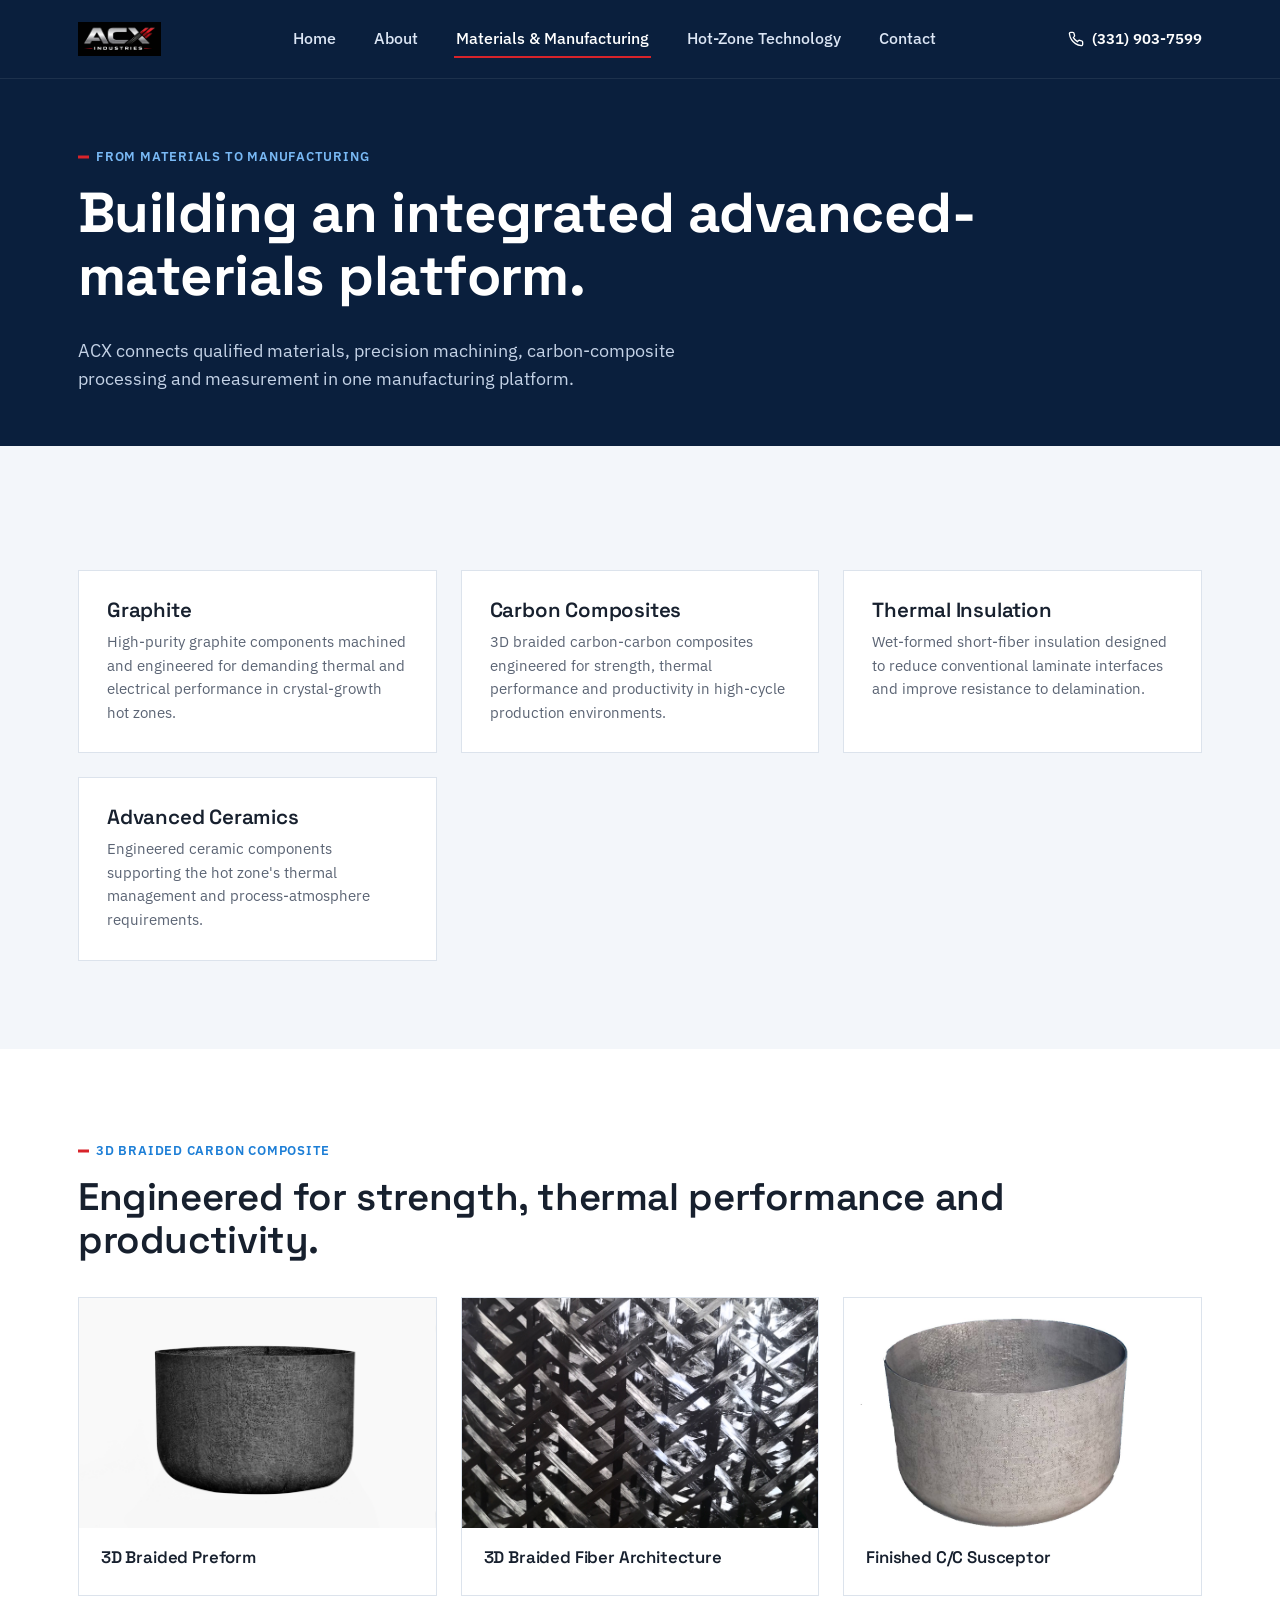
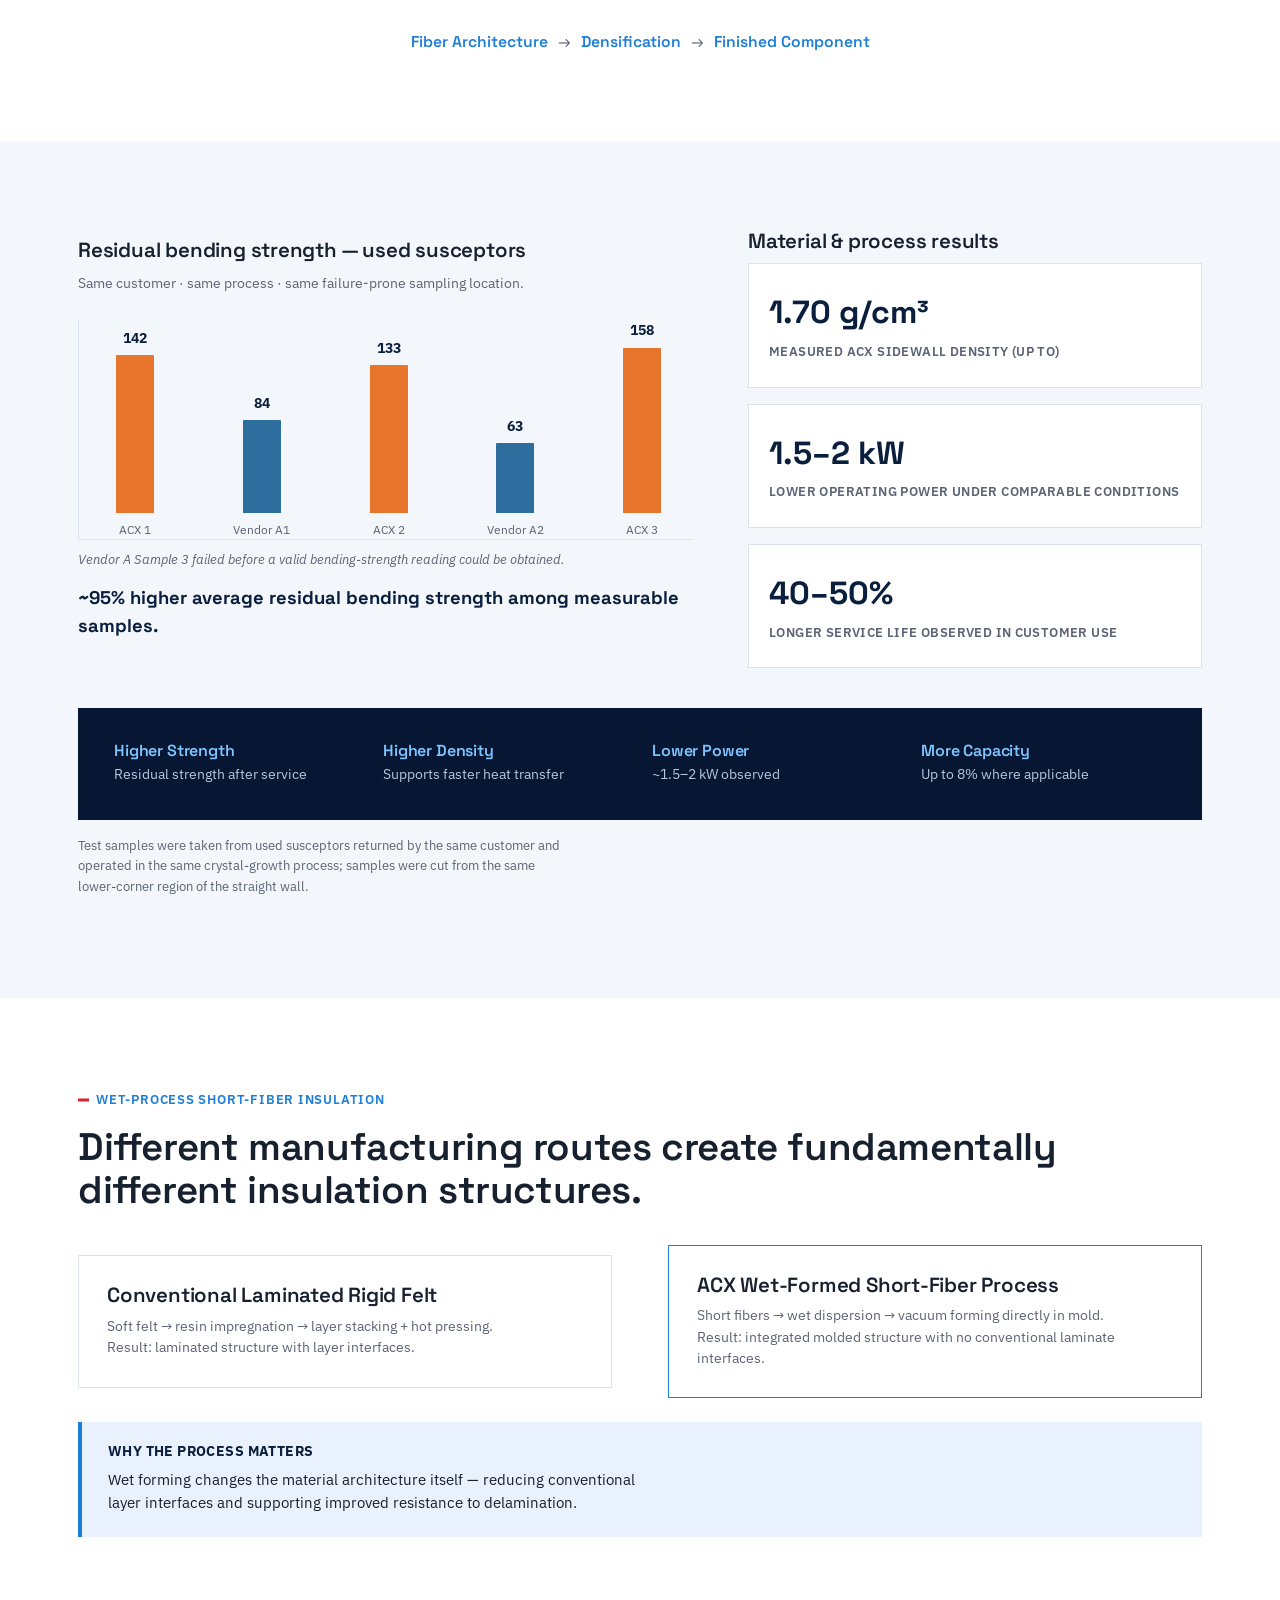
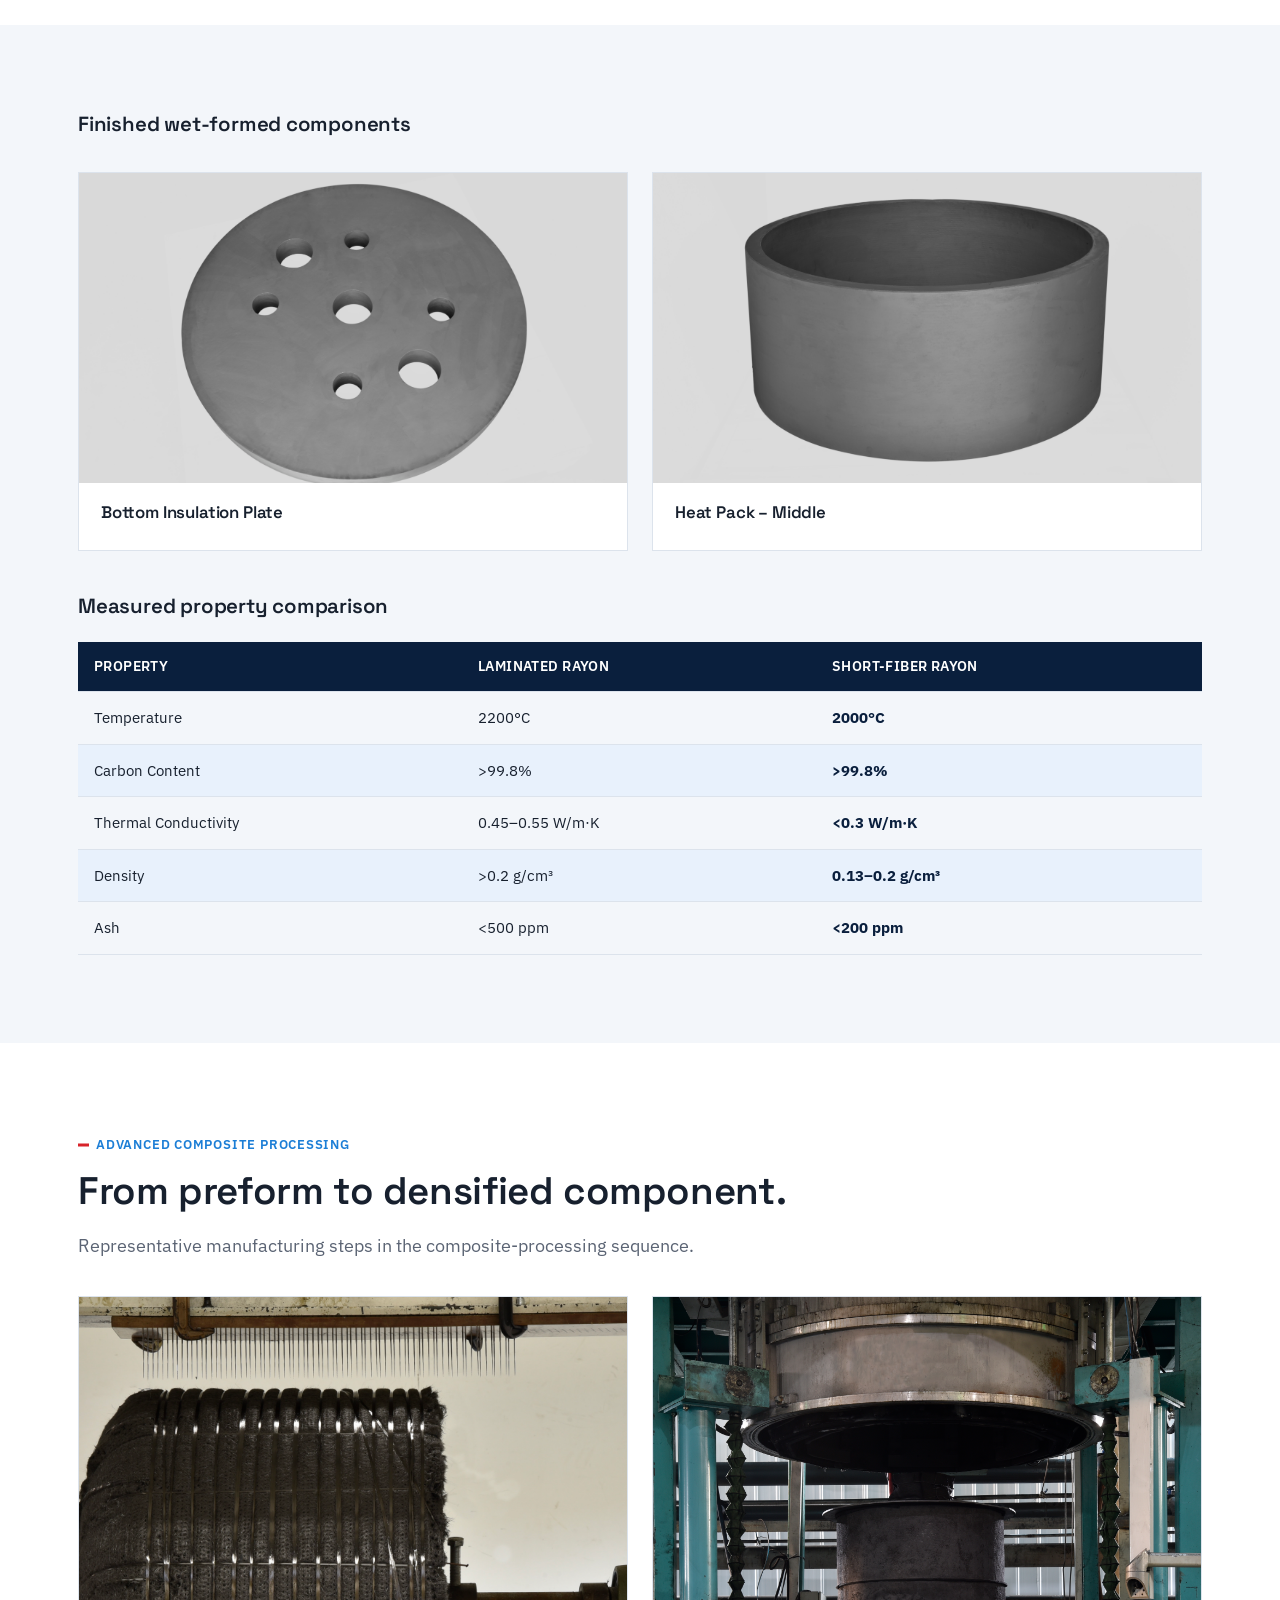
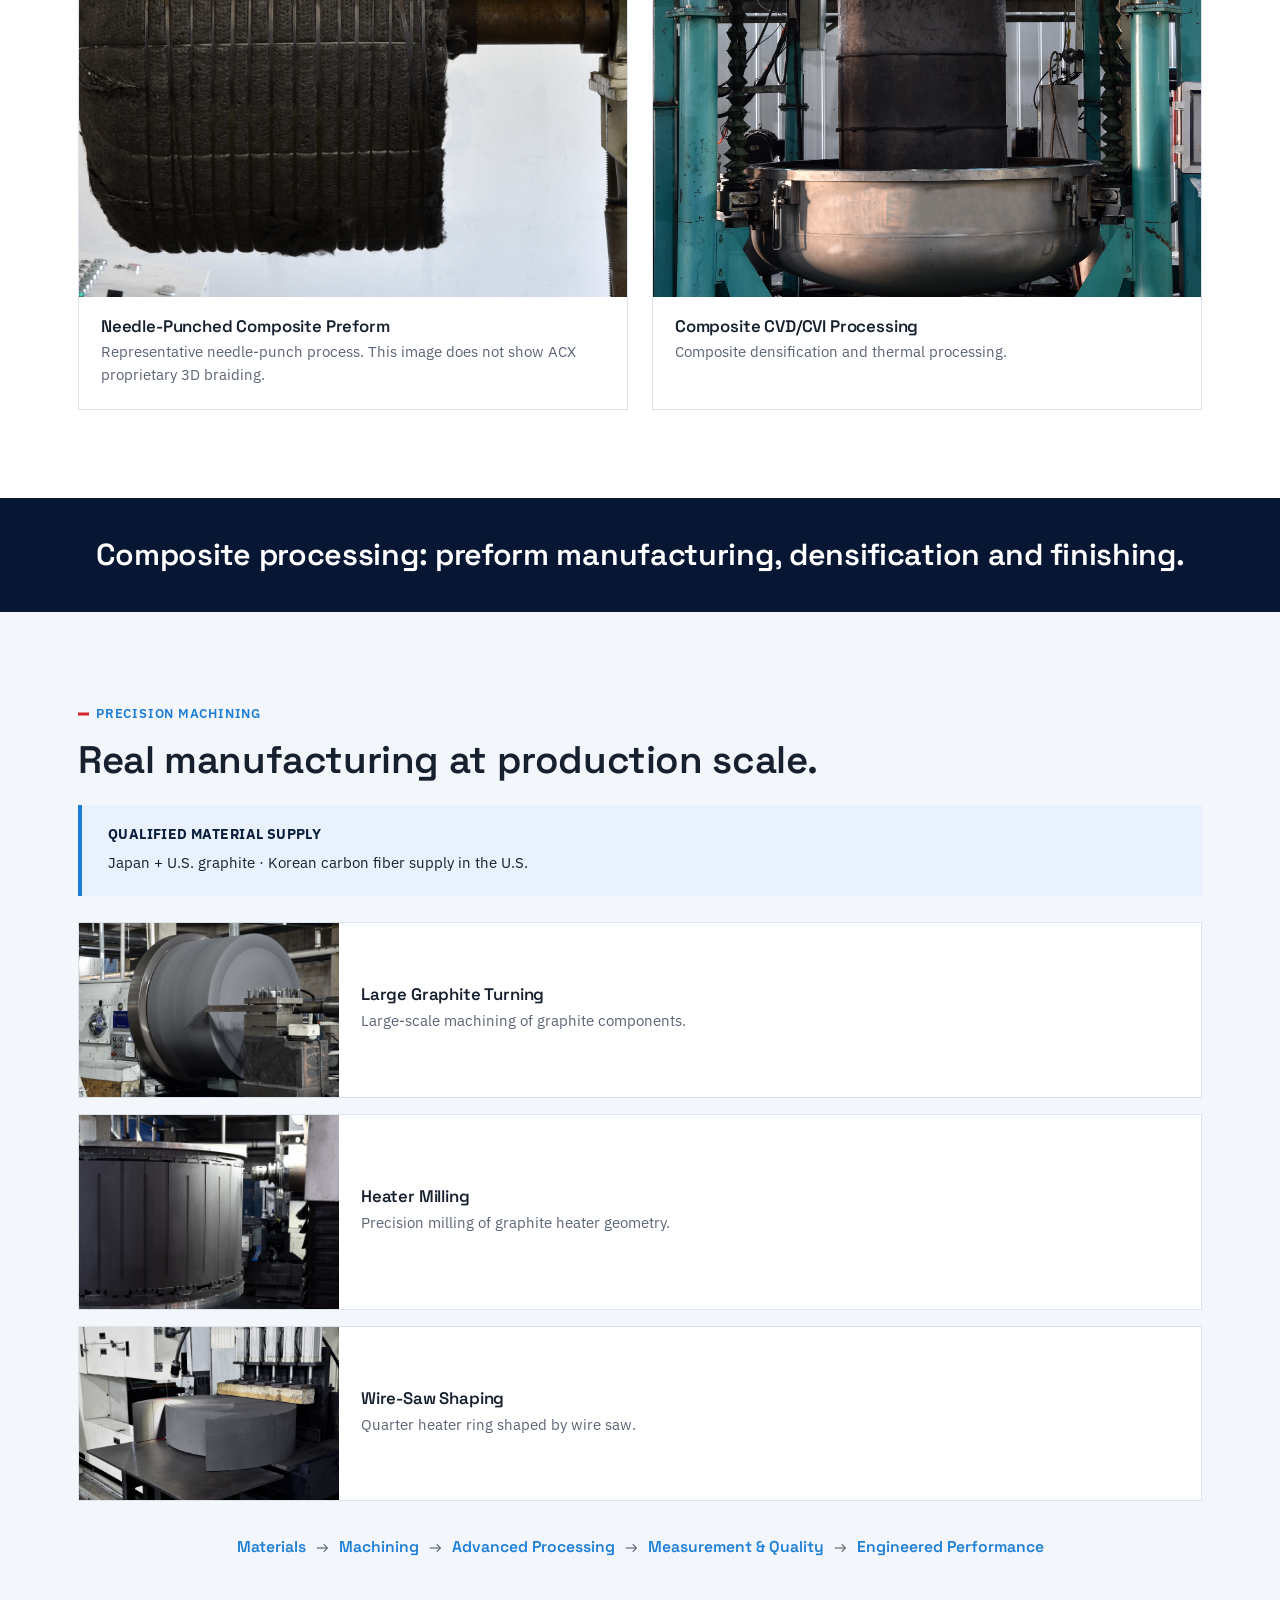
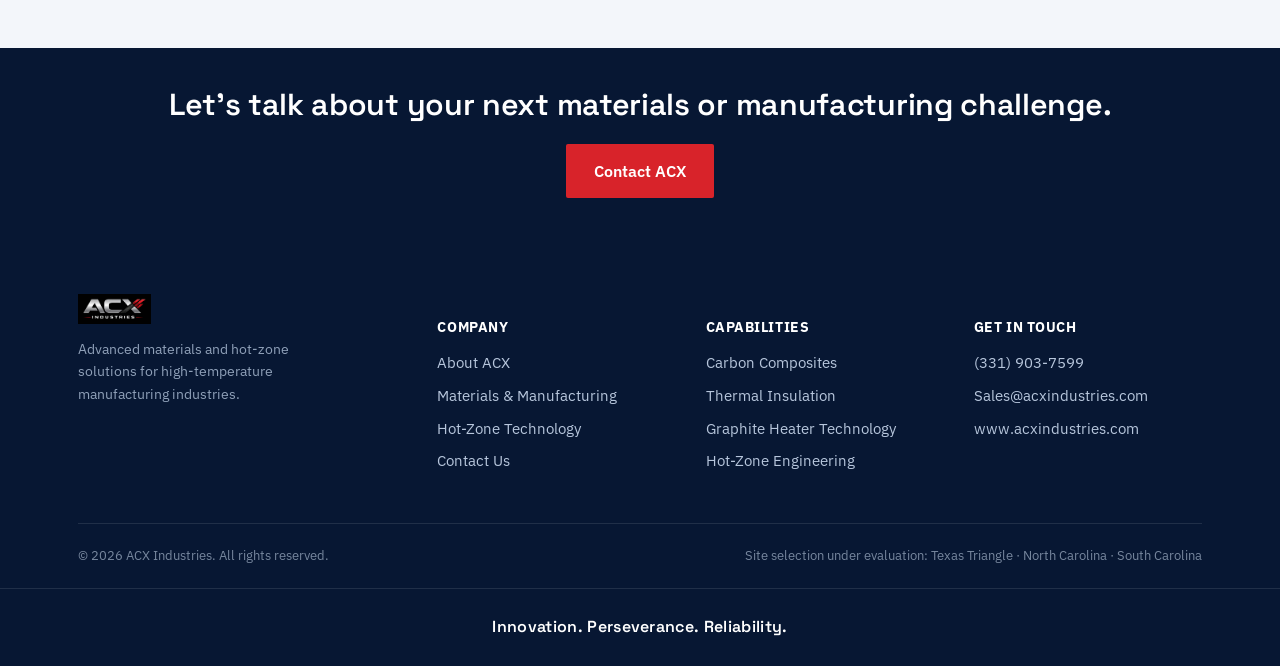
<file: materials.html>
<!DOCTYPE html>
<html lang="en">
<head>
<meta charset="UTF-8">
<meta name="viewport" content="width=device-width, initial-scale=1.0">
<title>Materials &amp; Manufacturing | ACX Industries</title>
<meta name="description" content="ACX Industries materials platform: 3D braided carbon composites, wet-process short-fiber insulation, advanced composite processing and precision graphite machining.">
<link rel="stylesheet" href="css/style.css">
</head>
<body>

<header class="site-header">
  <div class="container">
    <a class="brand" href="index.html">
      <img src="assets/img/logo.png" alt="ACX Industries">
    </a>
    <nav class="main-nav" id="main-nav">
      <a href="index.html">Home</a>
      <a href="about.html">About</a>
      <a href="materials.html" class="is-active">Materials &amp; Manufacturing</a>
      <a href="technology.html">Hot-Zone Technology</a>
      <a href="contact.html">Contact</a>
    </nav>
    <div class="nav-right">
      <a class="nav-phone" href="tel:+13319037599">
        <svg width="16" height="16" viewBox="0 0 24 24" fill="none" stroke="currentColor" stroke-width="2"><path d="M22 16.92v3a2 2 0 0 1-2.18 2 19.79 19.79 0 0 1-8.63-3.07 19.5 19.5 0 0 1-6-6 19.79 19.79 0 0 1-3.07-8.67A2 2 0 0 1 4.11 2h3a2 2 0 0 1 2 1.72c.12.9.34 1.79.65 2.65a2 2 0 0 1-.45 2.11L8.09 9.91a16 16 0 0 0 6 6l1.43-1.42a2 2 0 0 1 2.11-.45c.86.31 1.75.53 2.65.65A2 2 0 0 1 22 16.92z"/></svg>
        (331) 903-7599
      </a>
      <button class="nav-toggle" aria-label="Toggle menu" aria-expanded="false">
        <span></span><span></span><span></span>
      </button>
    </div>
  </div>
</header>

<section class="page-header">
  <div class="container">
    <div class="kicker">From Materials to Manufacturing</div>
    <h1>Building an integrated advanced-materials platform.</h1>
    <p class="lede">ACX connects qualified materials, precision machining, carbon-composite processing and measurement in one manufacturing platform.</p>
  </div>
</section>

<section class="section section--light">
  <div class="container">
    <div class="card-grid">
      <div class="card">
        <h3>Graphite</h3>
        <p>High-purity graphite components machined and engineered for demanding thermal and electrical performance in crystal-growth hot zones.</p>
      </div>
      <div class="card">
        <h3>Carbon Composites</h3>
        <p>3D braided carbon-carbon composites engineered for strength, thermal performance and productivity in high-cycle production environments.</p>
      </div>
      <div class="card">
        <h3>Thermal Insulation</h3>
        <p>Wet-formed short-fiber insulation designed to reduce conventional laminate interfaces and improve resistance to delamination.</p>
      </div>
      <div class="card">
        <h3>Advanced Ceramics</h3>
        <p>Engineered ceramic components supporting the hot zone's thermal management and process-atmosphere requirements.</p>
      </div>
    </div>
  </div>
</section>

<section class="section section--white" id="composites">
  <div class="container">
    <div class="kicker">3D Braided Carbon Composite</div>
    <h2>Engineered for strength, thermal performance and productivity.</h2>
    <div class="card-grid">
      <div class="photo-card">
        <img src="assets/img/braid_preform.jpg" alt="3D braided carbon composite preform" style="height:230px;">
        <div class="photo-card-body"><h3>3D Braided Preform</h3></div>
      </div>
      <div class="photo-card">
        <img src="assets/img/braid_fiber.jpg" alt="Close-up of 3D braided fiber architecture" style="height:230px;">
        <div class="photo-card-body"><h3>3D Braided Fiber Architecture</h3></div>
      </div>
      <div class="photo-card">
        <img src="assets/img/braid_susceptor.jpg" alt="Finished carbon-carbon composite susceptor" style="height:230px;">
        <div class="photo-card-body"><h3>Finished C/C Susceptor</h3></div>
      </div>
    </div>
    <div class="flow-strip">
      <span>Fiber Architecture</span><span class="arrow">&rarr;</span><span>Densification</span><span class="arrow">&rarr;</span><span>Finished Component</span>
    </div>
  </div>
</section>

<section class="section section--light">
  <div class="container split split--wide-left">
    <div>
      <h3>Residual bending strength — used susceptors</h3>
      <p style="font-size:.9rem;">Same customer &middot; same process &middot; same failure-prone sampling location.</p>
      <div class="bending-chart">
        <div class="bending-col acx">
          <span class="bar-value">142</span>
          <div class="bar" style="height:71.9%;"></div>
          <span class="cap-label">ACX 1</span>
        </div>
        <div class="bending-col vendor">
          <span class="bar-value">84</span>
          <div class="bar" style="height:42.5%;"></div>
          <span class="cap-label">Vendor A1</span>
        </div>
        <div class="bending-col acx">
          <span class="bar-value">133</span>
          <div class="bar" style="height:67.3%;"></div>
          <span class="cap-label">ACX 2</span>
        </div>
        <div class="bending-col vendor">
          <span class="bar-value">63</span>
          <div class="bar" style="height:31.9%;"></div>
          <span class="cap-label">Vendor A2</span>
        </div>
        <div class="bending-col acx">
          <span class="bar-value">158</span>
          <div class="bar" style="height:100%;"></div>
          <span class="cap-label">ACX 3</span>
        </div>
      </div>
      <p style="font-size:.82rem; font-style:italic; margin-top:10px;">Vendor A Sample 3 failed before a valid bending-strength reading could be obtained.</p>
      <p style="font-family:var(--font-display); font-weight:700; color:var(--navy); font-size:1.15rem; margin-top:6px;">~95% higher average residual bending strength among measurable samples.</p>
    </div>
    <div>
      <h3>Material &amp; process results</h3>
      <div class="stat-box" style="margin-bottom:16px; background:var(--white);">
        <span class="value">1.70 g/cm&sup3;</span>
        <span class="label">Measured ACX Sidewall Density (up to)</span>
      </div>
      <div class="stat-box" style="margin-bottom:16px; background:var(--white);">
        <span class="value">1.5&ndash;2 kW</span>
        <span class="label">Lower Operating Power Under Comparable Conditions</span>
      </div>
      <div class="stat-box" style="background:var(--white);">
        <span class="value">40&ndash;50%</span>
        <span class="label">Longer Service Life Observed in Customer Use</span>
      </div>
    </div>
  </div>
  <div class="container">
    <div class="value-strip">
      <div><h4>Higher Strength</h4><p>Residual strength after service</p></div>
      <div><h4>Higher Density</h4><p>Supports faster heat transfer</p></div>
      <div><h4>Lower Power</h4><p>~1.5&ndash;2 kW observed</p></div>
      <div><h4>More Capacity</h4><p>Up to 8% where applicable</p></div>
    </div>
    <p style="font-size:.82rem; margin-top:16px;">Test samples were taken from used susceptors returned by the same customer and operated in the same crystal-growth process; samples were cut from the same lower-corner region of the straight wall.</p>
  </div>
</section>

<section class="section section--white" id="insulation">
  <div class="container">
    <div class="kicker">Wet-Process Short-Fiber Insulation</div>
    <h2>Different manufacturing routes create fundamentally different insulation structures.</h2>
    <div class="split" style="margin-top:34px;">
      <div class="card">
        <h3>Conventional Laminated Rigid Felt</h3>
        <p style="font-size:.9rem;">Soft felt &rarr; resin impregnation &rarr; layer stacking + hot pressing.</p>
        <p style="font-size:.86rem; color:var(--slate);">Result: laminated structure with layer interfaces.</p>
      </div>
      <div class="card" style="border-color:var(--blue);">
        <h3>ACX Wet-Formed Short-Fiber Process</h3>
        <p style="font-size:.9rem;">Short fibers &rarr; wet dispersion &rarr; vacuum forming directly in mold.</p>
        <p style="font-size:.86rem; color:var(--slate);">Result: integrated molded structure with no conventional laminate interfaces.</p>
      </div>
    </div>
    <div class="callout">
      <h4>Why the Process Matters</h4>
      <p>Wet forming changes the material architecture itself — reducing conventional layer interfaces and supporting improved resistance to delamination.</p>
    </div>
  </div>
</section>

<section class="section section--light">
  <div class="container">
    <h3>Finished wet-formed components</h3>
    <div class="card-grid" style="grid-template-columns:1fr 1fr;">
      <div class="photo-card">
        <img src="assets/img/insulation_plate.jpg" alt="Wet-formed bottom insulation plate" style="height:310px;">
        <div class="photo-card-body"><h3>Bottom Insulation Plate</h3></div>
      </div>
      <div class="photo-card">
        <img src="assets/img/insulation_heatpack.jpg" alt="Wet-formed heat pack, middle section" style="height:310px;">
        <div class="photo-card-body"><h3>Heat Pack &ndash; Middle</h3></div>
      </div>
    </div>
    <h3 style="margin-top:44px;">Measured property comparison</h3>
    <table class="data-table">
      <thead>
        <tr><th>Property</th><th>Laminated Rayon</th><th>Short-Fiber Rayon</th></tr>
      </thead>
      <tbody>
        <tr><td>Temperature</td><td>2200&deg;C</td><td class="hl">2000&deg;C</td></tr>
        <tr><td>Carbon Content</td><td>&gt;99.8%</td><td class="hl">&gt;99.8%</td></tr>
        <tr><td>Thermal Conductivity</td><td>0.45&ndash;0.55 W/m&middot;K</td><td class="hl">&lt;0.3 W/m&middot;K</td></tr>
        <tr><td>Density</td><td>&gt;0.2 g/cm&sup3;</td><td class="hl">0.13&ndash;0.2 g/cm&sup3;</td></tr>
        <tr><td>Ash</td><td>&lt;500 ppm</td><td class="hl">&lt;200 ppm</td></tr>
      </tbody>
    </table>
  </div>
</section>

<section class="section section--white">
  <div class="container">
    <div class="kicker">Advanced Composite Processing</div>
    <h2>From preform to densified component.</h2>
    <p class="lede">Representative manufacturing steps in the composite-processing sequence.</p>
    <div class="card-grid" style="grid-template-columns:1fr 1fr;">
      <div class="photo-card">
        <img src="assets/img/composite_preform.jpg" alt="Needle-punched composite preform" style="height:600px;">
        <div class="photo-card-body">
          <h3>Needle-Punched Composite Preform</h3>
          <p>Representative needle-punch process. This image does not show ACX proprietary 3D braiding.</p>
        </div>
      </div>
      <div class="photo-card">
        <img src="assets/img/composite_cvd.jpg" alt="Composite CVD/CVI processing furnace" style="height:600px;">
        <div class="photo-card-body">
          <h3>Composite CVD/CVI Processing</h3>
          <p>Composite densification and thermal processing.</p>
        </div>
      </div>
    </div>
  </div>
</section>

<section class="banner">
  <div class="container">
    <h2>Composite processing: preform manufacturing, densification and finishing.</h2>
  </div>
</section>

<section class="section section--light">
  <div class="container">
    <div class="kicker">Precision Machining</div>
    <h2>Real manufacturing at production scale.</h2>
    <div class="callout" style="margin-bottom:8px;">
      <h4>Qualified Material Supply</h4>
      <p>Japan + U.S. graphite &middot; Korean carbon fiber supply in the U.S.</p>
    </div>
    <div class="card-grid" style="grid-template-columns:1fr; gap:16px; margin-top:26px;">
      <div class="photo-card photo-card--row">
        <img src="assets/img/machining_turning.jpg" alt="Large graphite turning on a lathe">
        <div class="photo-card-body">
          <h3>Large Graphite Turning</h3>
          <p>Large-scale machining of graphite components.</p>
        </div>
      </div>
      <div class="photo-card photo-card--row">
        <img src="assets/img/machining_milling.jpg" alt="Precision heater milling of graphite geometry">
        <div class="photo-card-body">
          <h3>Heater Milling</h3>
          <p>Precision milling of graphite heater geometry.</p>
        </div>
      </div>
      <div class="photo-card photo-card--row">
        <img src="assets/img/machining_wiresaw.jpg" alt="Wire-saw shaping of a graphite heater ring">
        <div class="photo-card-body">
          <h3>Wire-Saw Shaping</h3>
          <p>Quarter heater ring shaped by wire saw.</p>
        </div>
      </div>
    </div>
    <div class="flow-strip">
      <span>Materials</span><span class="arrow">&rarr;</span><span>Machining</span><span class="arrow">&rarr;</span><span>Advanced Processing</span><span class="arrow">&rarr;</span><span>Measurement &amp; Quality</span><span class="arrow">&rarr;</span><span>Engineered Performance</span>
    </div>
  </div>
</section>

<section class="banner">
  <div class="container">
    <h2>Let's talk about your next materials or manufacturing challenge.</h2>
    <div class="btn-row" style="justify-content:center; margin-top:22px;">
      <a href="contact.html" class="btn btn--primary">Contact ACX</a>
    </div>
  </div>
</section>

<footer class="site-footer">
  <div class="container">
    <div class="footer-top">
      <div class="footer-brand">
        <img src="assets/img/logo.png" alt="ACX Industries">
        <p>Advanced materials and hot-zone solutions for high-temperature manufacturing industries.</p>
      </div>
      <div class="footer-col">
        <h5>Company</h5>
        <a href="about.html">About ACX</a>
        <a href="materials.html">Materials &amp; Manufacturing</a>
        <a href="technology.html">Hot-Zone Technology</a>
        <a href="contact.html">Contact Us</a>
      </div>
      <div class="footer-col">
        <h5>Capabilities</h5>
        <a href="materials.html#composites">Carbon Composites</a>
        <a href="materials.html#insulation">Thermal Insulation</a>
        <a href="technology.html#heater">Graphite Heater Technology</a>
        <a href="technology.html#system">Hot-Zone Engineering</a>
      </div>
      <div class="footer-col">
        <h5>Get in Touch</h5>
        <a href="tel:+13319037599">(331) 903-7599</a>
        <a href="mailto:Sales@acxindustries.com">Sales@acxindustries.com</a>
        <a href="https://www.acxindustries.com">www.acxindustries.com</a>
      </div>
    </div>
    <div class="footer-bottom">
      <span>&copy; <span id="year"></span> ACX Industries. All rights reserved.</span>
      <span>Site selection under evaluation: Texas Triangle · North Carolina · South Carolina</span>
    </div>
  </div>
  <div class="footer-tagline">Innovation. Perseverance. Reliability.</div>
</footer>

<script src="js/script.js"></script>
<script>document.getElementById('year').textContent = new Date().getFullYear();</script>
</body>
</html>
</file>
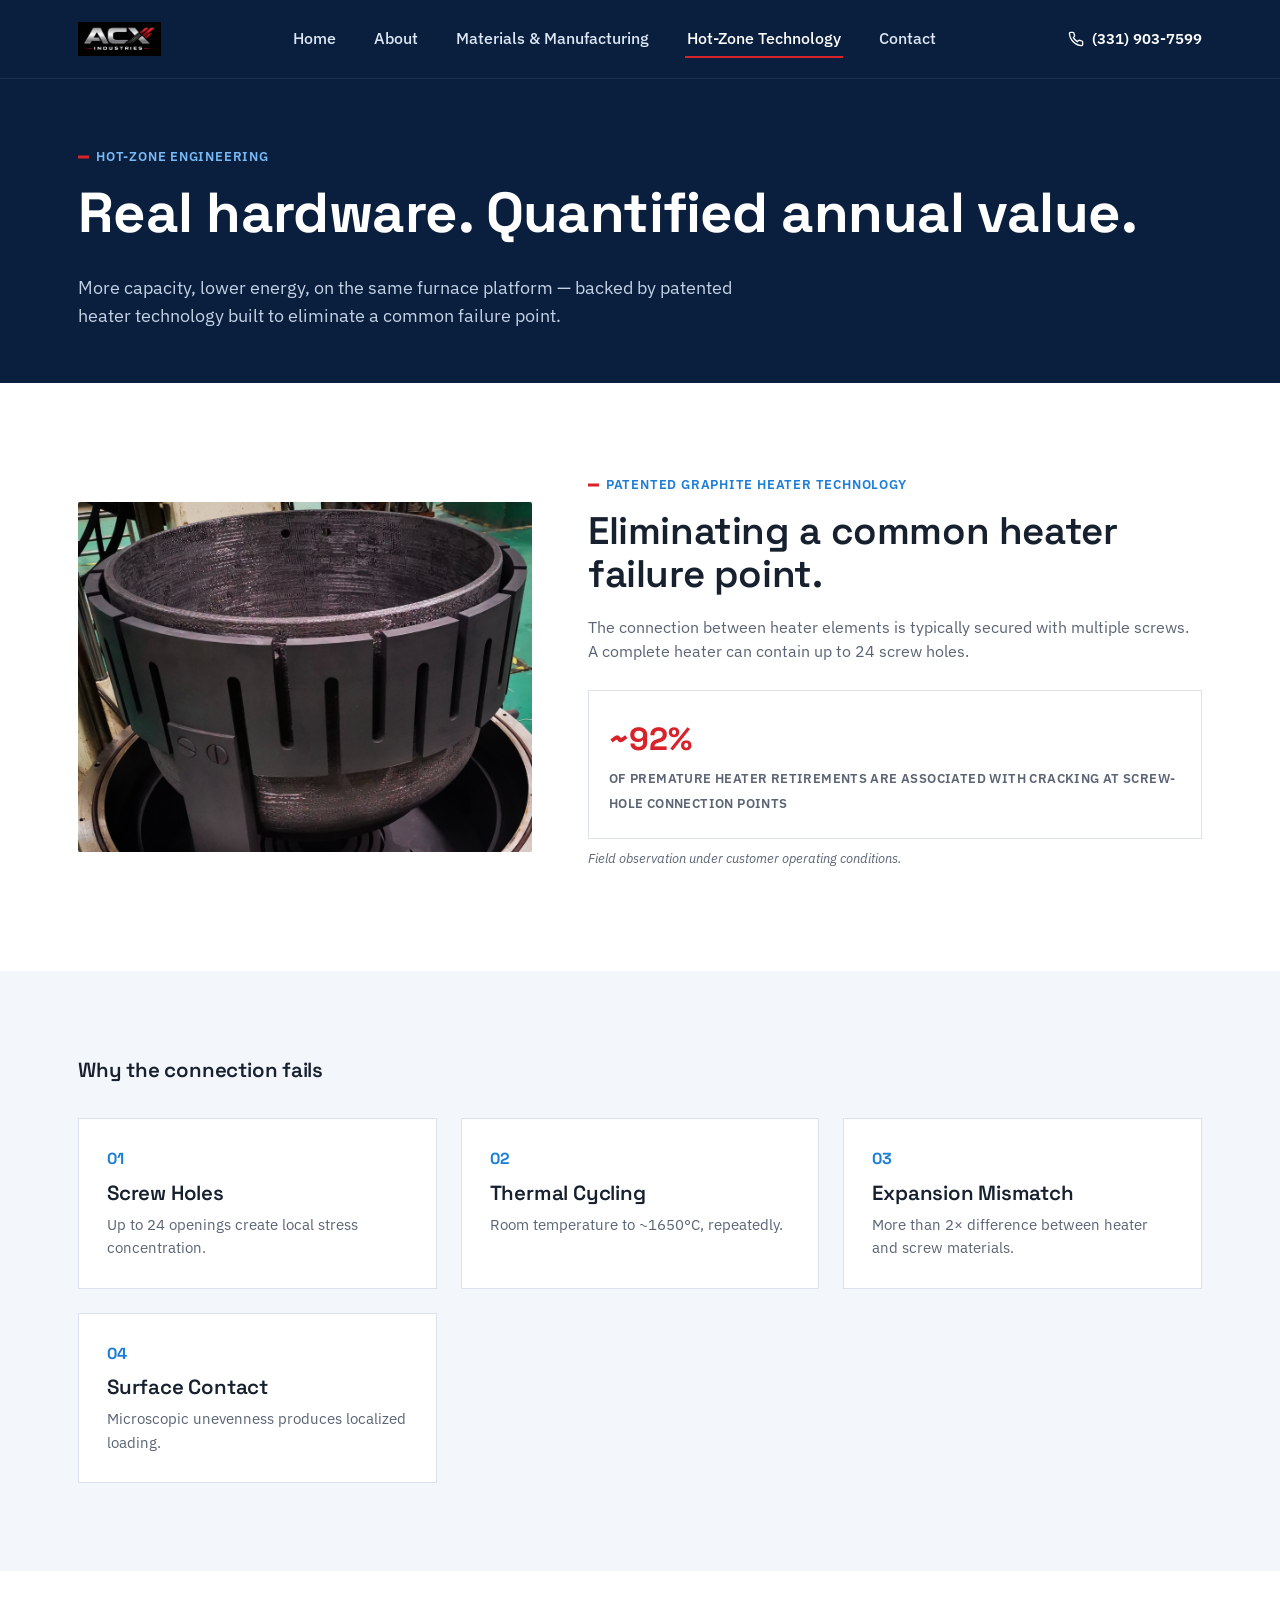
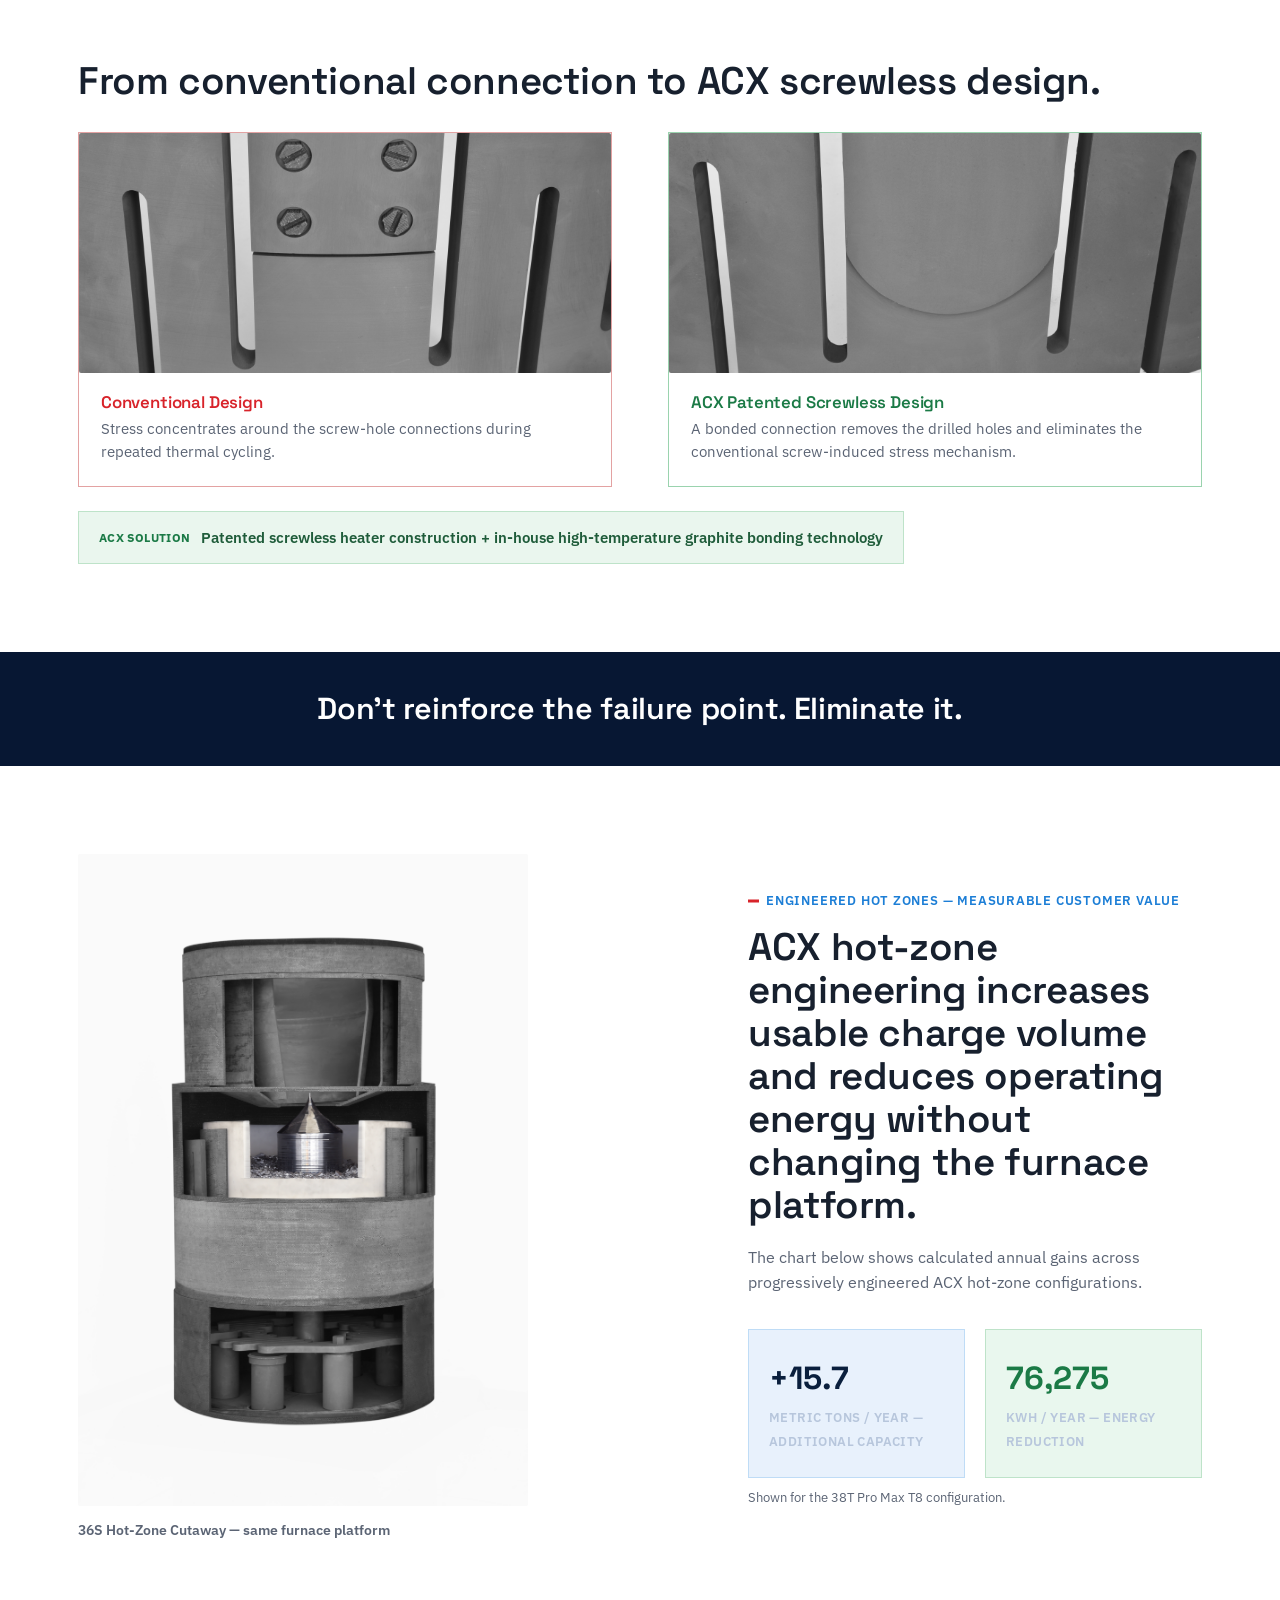
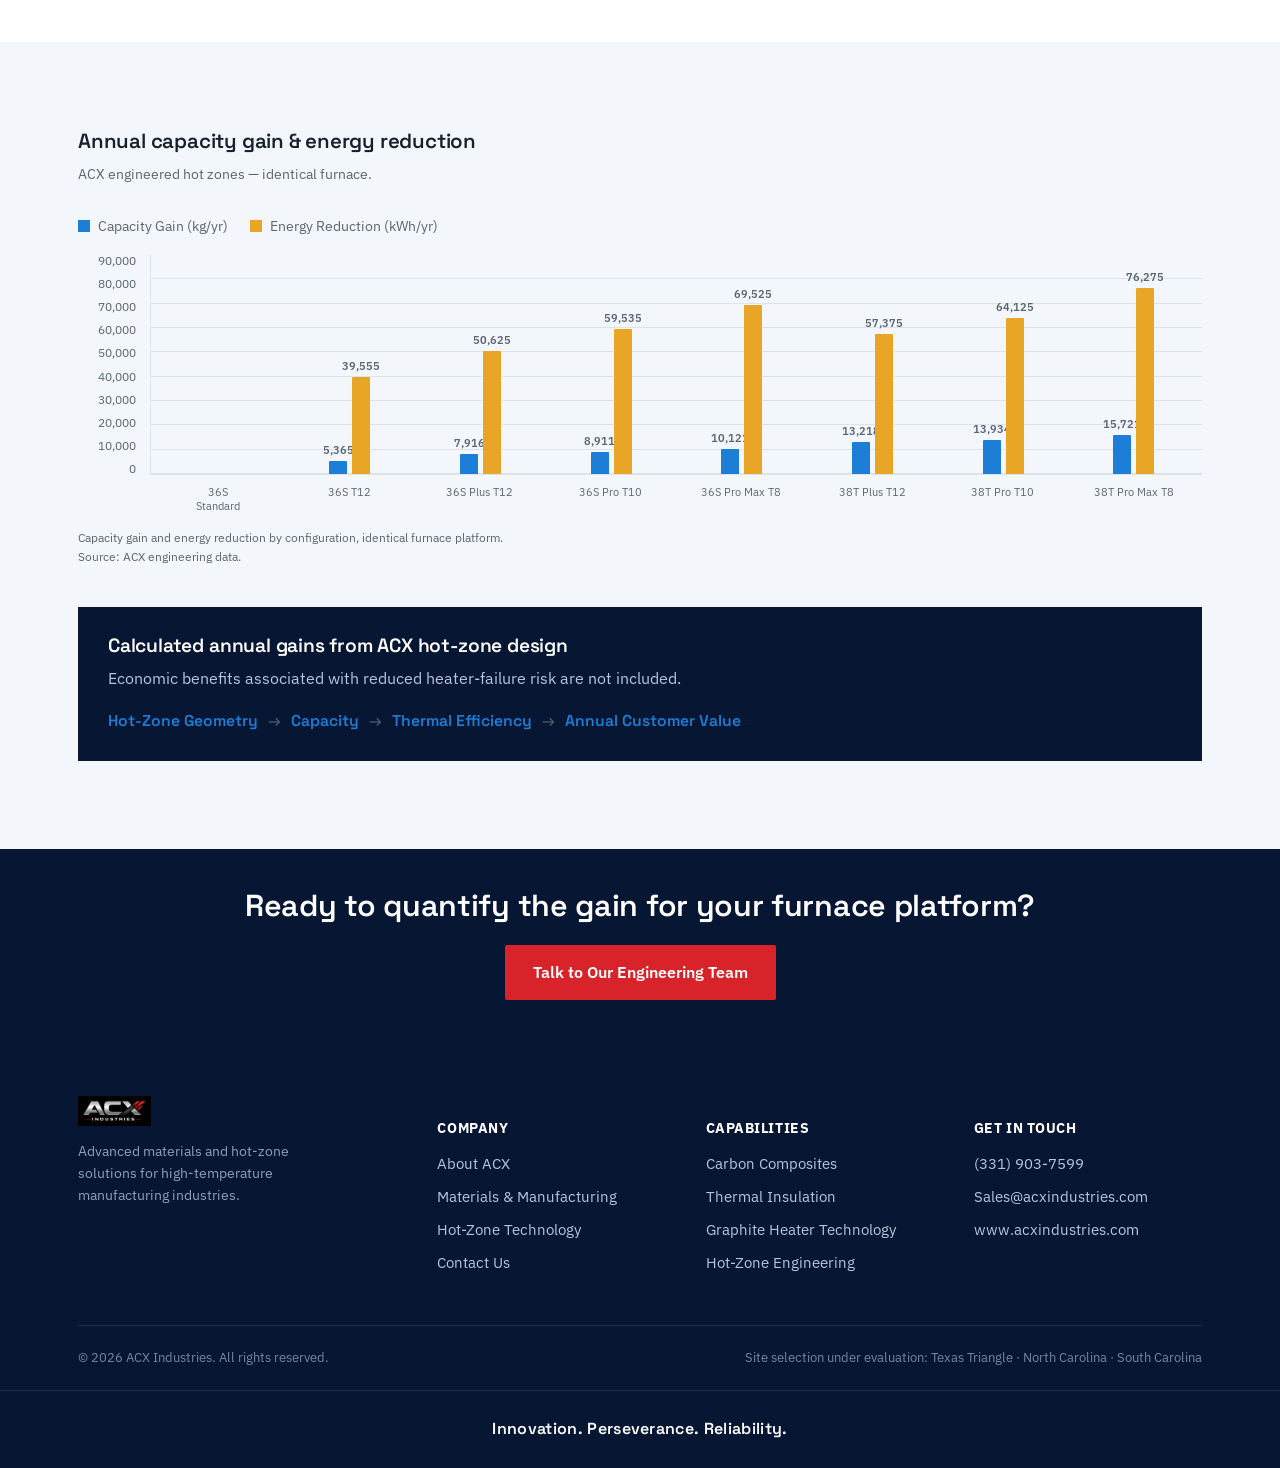
<file: technology.html>
<!DOCTYPE html>
<html lang="en">
<head>
<meta charset="UTF-8">
<meta name="viewport" content="width=device-width, initial-scale=1.0">
<title>Hot-Zone Technology | ACX Industries</title>
<meta name="description" content="ACX Industries hot-zone engineering: patented screwless graphite heater technology and measurable annual capacity gains and energy reduction.">
<link rel="stylesheet" href="css/style.css">
</head>
<body>

<header class="site-header">
  <div class="container">
    <a class="brand" href="index.html">
      <img src="assets/img/logo.png" alt="ACX Industries">
    </a>
    <nav class="main-nav" id="main-nav">
      <a href="index.html">Home</a>
      <a href="about.html">About</a>
      <a href="materials.html">Materials &amp; Manufacturing</a>
      <a href="technology.html" class="is-active">Hot-Zone Technology</a>
      <a href="contact.html">Contact</a>
    </nav>
    <div class="nav-right">
      <a class="nav-phone" href="tel:+13319037599">
        <svg width="16" height="16" viewBox="0 0 24 24" fill="none" stroke="currentColor" stroke-width="2"><path d="M22 16.92v3a2 2 0 0 1-2.18 2 19.79 19.79 0 0 1-8.63-3.07 19.5 19.5 0 0 1-6-6 19.79 19.79 0 0 1-3.07-8.67A2 2 0 0 1 4.11 2h3a2 2 0 0 1 2 1.72c.12.9.34 1.79.65 2.65a2 2 0 0 1-.45 2.11L8.09 9.91a16 16 0 0 0 6 6l1.43-1.42a2 2 0 0 1 2.11-.45c.86.31 1.75.53 2.65.65A2 2 0 0 1 22 16.92z"/></svg>
        (331) 903-7599
      </a>
      <button class="nav-toggle" aria-label="Toggle menu" aria-expanded="false">
        <span></span><span></span><span></span>
      </button>
    </div>
  </div>
</header>

<section class="page-header">
  <div class="container">
    <div class="kicker">Hot-Zone Engineering</div>
    <h1>Real hardware. Quantified annual value.</h1>
    <p class="lede">More capacity, lower energy, on the same furnace platform — backed by patented heater technology built to eliminate a common failure point.</p>
  </div>
</section>

<section class="section section--white" id="heater">
  <div class="container split split--wide-right">
    <img src="assets/img/heater_photo.jpg" alt="Assembled conventional graphite heater with visible screw-hole connections">
    <div>
      <div class="kicker">Patented Graphite Heater Technology</div>
      <h2>Eliminating a common heater failure point.</h2>
      <p>The connection between heater elements is typically secured with multiple screws. A complete heater can contain up to 24 screw holes.</p>
      <div class="stat-box" style="background:var(--white); border-color:var(--line); display:inline-block; margin:10px 0;">
        <span class="value" style="color:var(--red);">~92%</span>
        <span class="label" style="color:var(--slate);">of premature heater retirements are associated with cracking at screw-hole connection points</span>
      </div>
      <p style="font-size:.82rem; font-style:italic;">Field observation under customer operating conditions.</p>
    </div>
  </div>
</section>

<section class="section section--light">
  <div class="container">
    <h3>Why the connection fails</h3>
    <div class="card-grid">
      <div class="card"><span class="num">01</span><h3>Screw Holes</h3><p>Up to 24 openings create local stress concentration.</p></div>
      <div class="card"><span class="num">02</span><h3>Thermal Cycling</h3><p>Room temperature to ~1650&deg;C, repeatedly.</p></div>
      <div class="card"><span class="num">03</span><h3>Expansion Mismatch</h3><p>More than 2&times; difference between heater and screw materials.</p></div>
      <div class="card"><span class="num">04</span><h3>Surface Contact</h3><p>Microscopic unevenness produces localized loading.</p></div>
    </div>
  </div>
</section>

<section class="section section--white">
  <div class="container">
    <h2>From conventional connection to ACX screwless design.</h2>
    <div class="split" style="margin-top:30px;">
      <div class="photo-card" style="border-color:#E3A2A2;">
        <img src="assets/img/heater_conventional.jpg" alt="Conventional heater connection secured with screws" style="height:240px;">
        <div class="photo-card-body">
          <h3 style="color:var(--red);">Conventional Design</h3>
          <p>Stress concentrates around the screw-hole connections during repeated thermal cycling.</p>
        </div>
      </div>
      <div class="photo-card" style="border-color:#9AD3AE;">
        <img src="assets/img/heater_screwless.jpg" alt="ACX patented screwless heater connection design" style="height:240px;">
        <div class="photo-card-body">
          <h3 style="color:#1B7A46;">ACX Patented Screwless Design</h3>
          <p>A bonded connection removes the drilled holes and eliminates the conventional screw-induced stress mechanism.</p>
        </div>
      </div>
    </div>
    <div class="solution-tag"><b>ACX Solution</b> Patented screwless heater construction + in-house high-temperature graphite bonding technology</div>
  </div>
</section>

<section class="banner">
  <div class="container"><h2>Don't reinforce the failure point. Eliminate it.</h2></div>
</section>

<section class="section section--white">
  <div class="container split split--wide-left">
    <div>
      <img src="assets/img/hotzone_cutaway_small.jpg" alt="36S hot-zone cutaway, same furnace platform" style="max-width:450px; margin-bottom:14px;">
      <p style="font-size:.85rem; font-weight:600;">36S Hot-Zone Cutaway — same furnace platform</p>
    </div>
    <div>
      <div class="kicker">Engineered Hot Zones &mdash; Measurable Customer Value</div>
      <h2>ACX hot-zone engineering increases usable charge volume and reduces operating energy without changing the furnace platform.</h2>
      <p>The chart below shows calculated annual gains across progressively engineered ACX hot-zone configurations.</p>
      <div class="stat-grid" style="grid-template-columns:1fr 1fr;">
        <div class="stat-box" style="background:var(--blue-pale); border-color:#BFDCF6;">
          <span class="value" style="color:var(--navy);">+15.7</span>
          <span class="label">Metric Tons / Year &mdash; Additional Capacity</span>
        </div>
        <div class="stat-box" style="background:#E9F7EE; border-color:#BEE3C9;">
          <span class="value" style="color:#1B7A46;">76,275</span>
          <span class="label">kWh / Year &mdash; Energy Reduction</span>
        </div>
      </div>
      <p style="font-size:.82rem; margin-top:10px;">Shown for the 38T Pro Max T8 configuration.</p>
    </div>
  </div>
</section>

<section class="section section--light">
  <div class="container">
    <h3>Annual capacity gain &amp; energy reduction</h3>
    <p style="font-size:.9rem;">ACX engineered hot zones — identical furnace.</p>
    <div class="chart">
      <div class="chart-legend">
        <span><i style="background:var(--blue);"></i>Capacity Gain (kg/yr)</span>
        <span><i style="background:#E8A526;"></i>Energy Reduction (kWh/yr)</span>
      </div>
      <div class="chart-canvas">
        <div class="chart-yaxis">
          <span>90,000</span>
          <span>80,000</span>
          <span>70,000</span>
          <span>60,000</span>
          <span>50,000</span>
          <span>40,000</span>
          <span>30,000</span>
          <span>20,000</span>
          <span>10,000</span>
          <span>0</span>
        </div>
        <div class="chart-plot-wrap">
          <div class="chart-plot">
            <div class="chart-group"></div>
            <div class="chart-group">
              <div class="chart-bar blue" style="height:5.96%;"><span class="bar-value">5,365</span></div>
              <div class="chart-bar gold" style="height:43.95%;"><span class="bar-value">39,555</span></div>
            </div>
            <div class="chart-group">
              <div class="chart-bar blue" style="height:8.80%;"><span class="bar-value">7,916</span></div>
              <div class="chart-bar gold" style="height:56.25%;"><span class="bar-value">50,625</span></div>
            </div>
            <div class="chart-group">
              <div class="chart-bar blue" style="height:9.90%;"><span class="bar-value">8,911</span></div>
              <div class="chart-bar gold" style="height:66.15%;"><span class="bar-value">59,535</span></div>
            </div>
            <div class="chart-group">
              <div class="chart-bar blue" style="height:11.25%;"><span class="bar-value">10,121</span></div>
              <div class="chart-bar gold" style="height:77.25%;"><span class="bar-value">69,525</span></div>
            </div>
            <div class="chart-group">
              <div class="chart-bar blue" style="height:14.69%;"><span class="bar-value">13,218</span></div>
              <div class="chart-bar gold" style="height:63.75%;"><span class="bar-value">57,375</span></div>
            </div>
            <div class="chart-group">
              <div class="chart-bar blue" style="height:15.48%;"><span class="bar-value">13,934</span></div>
              <div class="chart-bar gold" style="height:71.25%;"><span class="bar-value">64,125</span></div>
            </div>
            <div class="chart-group">
              <div class="chart-bar blue" style="height:17.47%;"><span class="bar-value">15,721</span></div>
              <div class="chart-bar gold" style="height:84.75%;"><span class="bar-value">76,275</span></div>
            </div>
          </div>
          <div class="chart-labels-row">
            <div class="chart-group-label">36S<br>Standard</div>
            <div class="chart-group-label">36S T12</div>
            <div class="chart-group-label">36S Plus T12</div>
            <div class="chart-group-label">36S Pro T10</div>
            <div class="chart-group-label">36S Pro Max T8</div>
            <div class="chart-group-label">38T Plus T12</div>
            <div class="chart-group-label">38T Pro T10</div>
            <div class="chart-group-label">38T Pro Max T8</div>
          </div>
        </div>
      </div>
      <p style="font-size:.78rem; color:var(--slate); margin-top:14px;">Capacity gain and energy reduction by configuration, identical furnace platform. Source: ACX engineering data.</p>
    </div>
    <div class="banner" style="margin-top:40px; text-align:left; padding:28px 30px;">
      <h2 style="font-size:1.2rem;">Calculated annual gains from ACX hot-zone design</h2>
      <p>Economic benefits associated with reduced heater-failure risk are not included.</p>
      <div class="flow-strip" style="justify-content:flex-start; margin-top:18px;">
        <span>Hot-Zone Geometry</span><span class="arrow">&rarr;</span><span>Capacity</span><span class="arrow">&rarr;</span><span>Thermal Efficiency</span><span class="arrow">&rarr;</span><span>Annual Customer Value</span>
      </div>
    </div>
  </div>
</section>

<section class="banner">
  <div class="container">
    <h2>Ready to quantify the gain for your furnace platform?</h2>
    <div class="btn-row" style="justify-content:center; margin-top:22px;">
      <a href="contact.html" class="btn btn--primary">Talk to Our Engineering Team</a>
    </div>
  </div>
</section>

<footer class="site-footer">
  <div class="container">
    <div class="footer-top">
      <div class="footer-brand">
        <img src="assets/img/logo.png" alt="ACX Industries">
        <p>Advanced materials and hot-zone solutions for high-temperature manufacturing industries.</p>
      </div>
      <div class="footer-col">
        <h5>Company</h5>
        <a href="about.html">About ACX</a>
        <a href="materials.html">Materials &amp; Manufacturing</a>
        <a href="technology.html">Hot-Zone Technology</a>
        <a href="contact.html">Contact Us</a>
      </div>
      <div class="footer-col">
        <h5>Capabilities</h5>
        <a href="materials.html#composites">Carbon Composites</a>
        <a href="materials.html#insulation">Thermal Insulation</a>
        <a href="technology.html#heater">Graphite Heater Technology</a>
        <a href="technology.html#system">Hot-Zone Engineering</a>
      </div>
      <div class="footer-col">
        <h5>Get in Touch</h5>
        <a href="tel:+13319037599">(331) 903-7599</a>
        <a href="mailto:Sales@acxindustries.com">Sales@acxindustries.com</a>
        <a href="https://www.acxindustries.com">www.acxindustries.com</a>
      </div>
    </div>
    <div class="footer-bottom">
      <span>&copy; <span id="year"></span> ACX Industries. All rights reserved.</span>
      <span>Site selection under evaluation: Texas Triangle · North Carolina · South Carolina</span>
    </div>
  </div>
  <div class="footer-tagline">Innovation. Perseverance. Reliability.</div>
</footer>

<script src="js/script.js"></script>
<script>document.getElementById('year').textContent = new Date().getFullYear();</script>
</body>
</html>
</file>
<file: css/style.css>
/* ============================================================
   ACX INDUSTRIES — SHARED STYLESHEET
   Design tokens
   Color:
     --navy        #0A1F3D  primary brand navy (header/footer/bands)
     --navy-deep   #071733  near-black navy, deepest bands
     --blue        #1C7ED6  electric engineering blue (links, accents)
     --blue-pale   #E8F1FC  pale blue tint (cards on light bg)
     --red         #D8232A  ACX mark red, used as a sparing signal color
     --paper       #F3F6FA  light neutral page background
     --white       #FFFFFF
     --ink         #17202E  primary text on light backgrounds
     --slate       #5B6474  secondary / muted text
     --line        #DCE3EC  hairline border on light backgrounds
   Type:
     display -> 'Space Grotesk' (technical, geometric — headlines only)
     body    -> 'IBM Plex Sans' (engineering-documentation clarity — body/UI)
   ============================================================ */

@import url('https://fonts.googleapis.com/css2?family=Space+Grotesk:wght@500;600;700&family=IBM+Plex+Sans:wght@400;500;600;700&display=swap');

:root{
  --navy:#0A1F3D;
  --navy-deep:#071733;
  --blue:#1C7ED6;
  --blue-pale:#E8F1FC;
  --red:#D8232A;
  --paper:#F3F6FA;
  --white:#FFFFFF;
  --ink:#17202E;
  --slate:#5B6474;
  --line:#DCE3EC;
  --font-display:'Space Grotesk', sans-serif;
  --font-body:'IBM Plex Sans', sans-serif;
  --container:1180px;
}

*,*::before,*::after{box-sizing:border-box;}
html{scroll-behavior:smooth;}
body{
  margin:0;
  font-family:var(--font-body);
  color:var(--ink);
  background:var(--white);
  line-height:1.55;
  -webkit-font-smoothing:antialiased;
}
h1,h2,h3,h4{
  font-family:var(--font-display);
  font-weight:600;
  line-height:1.12;
  margin:0 0 .5em;
  letter-spacing:-0.01em;
}
h1{font-size:clamp(2.3rem,4.4vw,3.6rem); font-weight:700;}
h2{font-size:clamp(1.7rem,3vw,2.4rem);}
h3{font-size:1.28rem;}
p{margin:0 0 1em; color:var(--slate); max-width:62ch;}
a{color:var(--blue); text-decoration:none;}
a:hover{text-decoration:underline;}
img{max-width:100%; display:block;}
ul{margin:0; padding:0;}
.container{max-width:var(--container); margin:0 auto; padding:0 28px;}
:focus-visible{outline:3px solid var(--blue); outline-offset:2px;}
@media (prefers-reduced-motion:reduce){
  *{animation-duration:.001ms !important; animation-iteration-count:1 !important; transition-duration:.001ms !important; scroll-behavior:auto !important;}
}

.section{padding:88px 0;}
.section--tight{padding:64px 0;}
.section--light{background:var(--paper);}
.section--white{background:var(--white);}
.section--navy{background:var(--navy); color:var(--white);}
.section--navy p{color:#C4D2E6;}
.section--navy h2,.section--navy h3{color:var(--white);}
.section--deep{background:var(--navy-deep); color:var(--white);}
.section--deep p{color:#B7C6DC;}

.kicker{
  display:inline-block; font-family:var(--font-body); font-weight:600;
  font-size:.82rem; letter-spacing:.06em; color:var(--blue);
  text-transform:uppercase; margin-bottom:14px; position:relative; padding-left:18px;
}
.kicker::before{
  content:""; position:absolute; left:0; top:50%; transform:translateY(-50%);
  width:11px; height:3px; background:var(--red);
}
.section--navy .kicker,.section--deep .kicker{color:#79B9F5;}

.lede{font-size:1.14rem; color:var(--slate); max-width:60ch;}
.section--navy .lede{color:#C4D2E6;}

/* ---------- Buttons ---------- */
.btn{
  display:inline-flex; align-items:center; gap:8px;
  font-family:var(--font-body); font-weight:600; font-size:.98rem;
  padding:13px 26px; border-radius:2px; border:2px solid transparent;
  cursor:pointer; text-decoration:none; transition:background-color .15s ease, color .15s ease, border-color .15s ease;
}
.btn:hover{text-decoration:none;}
.btn--primary{background:var(--red); color:var(--white);}
.btn--primary:hover{background:#B71B21;}
.btn--outline{border-color:rgba(255,255,255,.55); color:var(--white); background:transparent;}
.btn--outline:hover{background:rgba(255,255,255,.12);}
.btn--outline-dark{border-color:var(--navy); color:var(--navy); background:transparent;}
.btn--outline-dark:hover{background:var(--navy); color:var(--white);}
.btn-row{display:flex; flex-wrap:wrap; gap:16px; margin-top:8px;}

/* ---------- Header ---------- */
.site-header{
  position:sticky; top:0; z-index:100;
  background:var(--navy); border-bottom:1px solid rgba(255,255,255,.08);
}
.site-header .container{
  display:flex; align-items:center; justify-content:space-between;
  height:78px;
}
.brand{display:flex; align-items:center; gap:10px;}
.brand img{height:34px; width:auto;}
.main-nav{display:flex; align-items:center; gap:34px;}
.main-nav a{
  color:#DCE6F5; font-weight:500; font-size:.97rem; text-decoration:none;
  padding:6px 2px; border-bottom:2px solid transparent;
}
.main-nav a:hover{color:var(--white); text-decoration:none;}
.main-nav a.is-active{color:var(--white); border-bottom-color:var(--red);}
.nav-phone{
  display:flex; align-items:center; gap:8px; color:var(--white); font-weight:600;
  font-size:.95rem; white-space:nowrap;
}
.nav-phone svg{flex:none;}
.nav-toggle{
  display:none; background:none; border:0; cursor:pointer; padding:6px;
}
.nav-toggle span{
  display:block; width:24px; height:2px; background:var(--white); margin:5px 0;
}
.nav-right{display:flex; align-items:center; gap:28px;}

@media (max-width:880px){
  .nav-right .nav-phone{display:none;}
  .main-nav{
    position:absolute; top:78px; left:0; right:0; background:var(--navy);
    flex-direction:column; align-items:flex-start; gap:0;
    max-height:0; overflow:hidden; transition:max-height .25s ease;
    border-bottom:1px solid rgba(255,255,255,.08);
  }
  .main-nav.is-open{max-height:360px;}
  .main-nav a{width:100%; padding:14px 28px; border-bottom:1px solid rgba(255,255,255,.06);}
  .main-nav a.is-active{border-bottom:1px solid rgba(255,255,255,.06); background:rgba(255,255,255,.05);}
  .nav-toggle{display:block;}
}

/* ---------- Hero ---------- */
.hero{
  position:relative; background:var(--navy); color:var(--white); overflow:hidden;
}
.hero .hero-inner{
  display:grid; grid-template-columns:1.05fr .95fr; align-items:center; gap:40px;
  padding-top:76px; padding-bottom:76px; min-height:560px;
}
.hero-copy .eyebrow{
  font-size:.85rem; letter-spacing:.08em; color:#8FBFF2; font-weight:600;
  text-transform:uppercase; margin-bottom:16px;
}
.hero-copy h1{margin-bottom:20px;}
.hero-copy p.lede{margin-bottom:30px;}
.material-tags{display:flex; flex-wrap:wrap; gap:10px 22px; margin:30px 0 34px;}
.material-tags span{
  font-size:.9rem; font-weight:500; color:#C7D6EC;
  display:flex; align-items:center; gap:8px;
}
.material-tags span::before{
  content:""; width:7px; height:7px; background:var(--red); border-radius:50%; flex:none;
}
.hero-figure{position:relative; display:flex; justify-content:center;}
.hero-figure img{
  width:auto; max-width:100%; height:auto; max-height:480px; border-radius:2px;
  box-shadow:0 30px 60px -20px rgba(0,0,0,.55);
}
.hero-tagline-strip{
  border-top:1px solid rgba(255,255,255,.14);
  padding:20px 0; font-family:var(--font-display); font-weight:600;
  letter-spacing:.02em; font-size:1rem; color:#DCE6F5;
}
@media (max-width:880px){
  .hero .hero-inner{grid-template-columns:1fr; padding-top:48px; padding-bottom:40px;}
  .hero-figure{order:-1; max-width:420px; margin:0 auto;}
}

/* ---------- Page header (non-home hero band) ---------- */
.page-header{background:var(--navy); color:var(--white); padding:64px 0 54px;}
.page-header p{color:#C4D2E6; margin-bottom:0;}
.page-header .kicker{color:#79B9F5;}

/* ---------- Pillars / numbered process ---------- */
.pillars{display:grid; grid-template-columns:repeat(2,1fr); gap:26px; margin-top:36px;}
@media (max-width:720px){.pillars{grid-template-columns:1fr;}}
.pillar{
  display:flex; gap:18px; padding:22px 22px 22px 0; border-top:1px solid var(--line);
}
.section--navy .pillar,.section--deep .pillar{border-top-color:rgba(255,255,255,.14);}
.pillar-num{
  font-family:var(--font-display); font-weight:700; font-size:1.05rem;
  color:var(--white); background:var(--blue); width:38px; height:38px; flex:none;
  border-radius:50%; display:flex; align-items:center; justify-content:center;
}
.pillar h3{margin-bottom:6px; font-size:1.1rem;}
.pillar ul{margin-top:6px;}
.pillar li{color:var(--slate); font-size:.94rem; padding-left:14px; position:relative; margin-bottom:3px;}
.section--navy .pillar li,.section--deep .pillar li{color:#B7C6DC;}
.pillar li::before{content:"–"; position:absolute; left:0; color:var(--blue);}

/* ---------- Two column layout ---------- */
.split{display:grid; grid-template-columns:1fr 1fr; gap:56px; align-items:center;}
.split--wide-left{grid-template-columns:1.15fr .85fr;}
.split--wide-right{grid-template-columns:.85fr 1.15fr;}
@media (max-width:900px){.split,.split--wide-left,.split--wide-right{grid-template-columns:1fr;}}
.split img{border-radius:2px;}

/* ---------- Cards ---------- */
.card-grid{display:grid; grid-template-columns:repeat(3,1fr); gap:24px; margin-top:36px;}
@media (max-width:900px){.card-grid{grid-template-columns:1fr 1fr;}}
@media (max-width:620px){.card-grid{grid-template-columns:1fr;}}
.card{
  background:var(--white); border:1px solid var(--line); padding:28px;
}
.card .num{font-family:var(--font-display); font-weight:700; color:var(--blue); font-size:1rem; margin-bottom:10px; display:block;}
.card h3{margin-bottom:8px;}
.card p{margin-bottom:0; font-size:.95rem;}

.photo-card{background:var(--white); border:1px solid var(--line);}
.photo-card img{width:100%; height:210px; object-fit:cover;}
.photo-card .photo-card-body{padding:20px 22px 22px;}
.photo-card h3{font-size:1.05rem; margin-bottom:6px;}
.photo-card p{font-size:.92rem; margin-bottom:0;}

.photo-card--row{display:grid; grid-template-columns:260px 1fr;}
.photo-card--row img{height:100%; min-height:160px;}
.photo-card--row .photo-card-body{display:flex; flex-direction:column; justify-content:center;}
@media (max-width:640px){
  .photo-card--row{grid-template-columns:1fr;}
  .photo-card--row img{height:200px;}
}

/* ---------- Stat band ---------- */
.stat-grid{display:grid; grid-template-columns:repeat(4,1fr); gap:20px; margin-top:34px;}
@media (max-width:900px){.stat-grid{grid-template-columns:1fr 1fr;}}
@media (max-width:520px){.stat-grid{grid-template-columns:1fr;}}
.stat-box{
  background:rgba(255,255,255,.06); border:1px solid rgba(255,255,255,.16);
  padding:24px 20px; text-align:left;
}
.section--light .stat-box{background:var(--white); border-color:var(--line);}
.stat-box .value{
  font-family:var(--font-display); font-weight:700; font-size:2rem; color:var(--white); display:block;
}
.section--light .stat-box .value{color:var(--navy);}
.stat-box .value.accent{color:#7FC4FF;}
.section--light .stat-box .value.accent{color:var(--blue);}
.stat-box .label{font-size:.82rem; letter-spacing:.03em; color:#B7C6DC; text-transform:uppercase; font-weight:600;}
.section--light .stat-box .label{color:var(--slate);}

.value-strip{
  display:flex; flex-wrap:wrap; gap:24px; justify-content:space-between;
  background:var(--navy-deep); color:var(--white); padding:34px 36px; margin-top:40px;
}
.value-strip div{flex:1; min-width:180px;}
.value-strip h4{font-family:var(--font-display); color:#7FC4FF; font-size:1rem; margin-bottom:4px;}
.value-strip p{color:#B7C6DC; font-size:.88rem; margin:0;}

.banner{background:var(--navy-deep); color:var(--white); padding:40px 0; text-align:center;}
.banner h2{margin-bottom:0; font-size:clamp(1.4rem,2.6vw,1.9rem);}
.banner p{color:#B7C6DC; margin:10px 0 0;}

/* ---------- Timeline (roadmap) ---------- */
.timeline{position:relative; margin-top:40px; padding-left:38px;}
.timeline::before{content:""; position:absolute; left:9px; top:6px; bottom:6px; width:2px; background:var(--line);}
.timeline-item{position:relative; padding-bottom:44px;}
.timeline-item:last-child{padding-bottom:0;}
.timeline-dot{
  position:absolute; left:-38px; top:2px; width:20px; height:20px; border-radius:50%;
  background:var(--blue); border:4px solid var(--paper);
}
.timeline-item:nth-child(2) .timeline-dot{background:#3FB6C4;}
.timeline-item:nth-child(3) .timeline-dot{background:#2F9E6E;}
.timeline-when{font-size:.8rem; font-weight:700; letter-spacing:.04em; color:var(--blue); text-transform:uppercase; margin-bottom:4px;}
.timeline-item h3{margin-bottom:8px;}
.timeline-item p{font-size:.95rem;}

/* ---------- Table ---------- */
.data-table{width:100%; border-collapse:collapse; margin-top:24px; font-size:.95rem;}
.data-table th,.data-table td{padding:14px 16px; text-align:left; border-bottom:1px solid var(--line);}
.data-table thead th{background:var(--navy); color:var(--white); font-weight:600; font-size:.85rem; letter-spacing:.03em; text-transform:uppercase;}
.data-table tbody tr:nth-child(even){background:var(--blue-pale);}
.data-table td.hl{font-weight:700; color:var(--navy);}

/* ---------- Bar chart (pure CSS, with y-axis) ---------- */
.chart{margin-top:30px;}
.chart-legend{display:flex; gap:22px; margin-bottom:18px; font-size:.85rem; color:var(--slate);}
.section--navy .chart-legend,.section--deep .chart-legend{color:#C4D2E6;}
.chart-legend span{display:flex; align-items:center; gap:8px;}
.chart-legend i{width:12px; height:12px; display:inline-block;}

.chart-canvas{display:flex; gap:14px;}
.chart-yaxis{
  flex:none; width:58px; height:220px;
  display:flex; flex-direction:column; justify-content:space-between;
  text-align:right; font-size:.72rem; color:var(--slate); line-height:1;
}
.section--navy .chart-yaxis,.section--deep .chart-yaxis{color:#A9BAD3;}

.chart-plot-wrap{flex:1; min-width:0; overflow-x:auto;}
.chart-plot{
  position:relative; height:220px; display:flex; align-items:flex-end; gap:18px;
  border-left:1px solid var(--line); border-bottom:1px solid var(--line);
  padding:0 12px; min-width:540px;
  background-image:repeating-linear-gradient(to top, var(--line) 0, var(--line) 1px, transparent 1px, transparent calc(100%/9));
}
.section--navy .chart-plot,.section--deep .chart-plot{
  border-color:rgba(255,255,255,.25);
  background-image:repeating-linear-gradient(to top, rgba(255,255,255,.16) 0, rgba(255,255,255,.16) 1px, transparent 1px, transparent calc(100%/9));
}
.chart-group{
  flex:1; min-width:46px; height:100%;
  display:flex; align-items:flex-end; justify-content:center; gap:5px;
}
.chart-bar{width:18px; border-radius:1px 1px 0 0; position:relative;}
.chart-bar.blue{background:var(--blue);}
.chart-bar.gold{background:#E8A526;}
.chart-bar .bar-value{
  position:absolute; top:-19px; left:50%; transform:translateX(-50%);
  font-size:.66rem; font-weight:600; color:var(--slate); white-space:nowrap;
}
.section--navy .chart-bar .bar-value,.section--deep .chart-bar .bar-value{color:#DCE6F5;}

.chart-labels-row{display:flex; gap:18px; padding:10px 12px 0; min-width:540px;}
.chart-group-label{flex:1; min-width:46px; font-size:.7rem; color:var(--slate); text-align:center; line-height:1.3;}
.section--navy .chart-group-label,.section--deep .chart-group-label{color:#B7C6DC;}

.bending-chart{display:flex; align-items:flex-end; gap:26px; height:220px; margin-top:26px; padding-left:6px; border-left:1px solid var(--line); border-bottom:1px solid var(--line);}
.bending-col{display:flex; flex-direction:column; align-items:center; justify-content:flex-end; height:100%; flex:1;}
.bending-col .bar-value{font-size:.85rem; font-weight:700; color:var(--navy); margin-bottom:6px;}
.bending-col .bar{width:38px; border-radius:1px 1px 0 0;}
.bending-col.acx .bar{background:#E8752C;}
.bending-col.vendor .bar{background:#2E6E9E;}
.bending-col .cap-label{font-size:.76rem; color:var(--slate); margin-top:8px; text-align:center;}

/* ---------- Process flow strip ---------- */
.flow-strip{
  display:flex; flex-wrap:wrap; align-items:center; justify-content:center; gap:10px;
  margin:34px 0 0; font-family:var(--font-display); font-weight:600; font-size:.98rem; color:var(--blue);
}
.flow-strip .arrow{color:var(--slate); font-weight:400;}

/* ---------- Callout box ---------- */
.callout{
  background:var(--blue-pale); border-left:4px solid var(--blue); padding:22px 26px; margin-top:24px;
}
.callout h4{font-family:var(--font-body); font-weight:700; font-size:.85rem; color:var(--navy); text-transform:uppercase; letter-spacing:.03em; margin-bottom:8px;}
.callout p{margin:0; color:var(--ink); font-size:.96rem;}

.solution-tag{
  display:inline-flex; align-items:center; gap:10px; background:#EAF6EE; border:1px solid #BEE3C9;
  padding:14px 20px; font-size:.94rem; color:#1F5C3A; font-weight:600; margin-top:24px;
}
.solution-tag b{color:#1B7A46; text-transform:uppercase; font-size:.78rem; letter-spacing:.03em;}

/* ---------- Footer ---------- */
.site-footer{background:var(--navy-deep); color:#C4D2E6; padding:56px 0 0;}
.footer-top{
  display:grid; grid-template-columns:1.4fr 1fr 1fr 1fr; gap:40px; padding-bottom:40px;
  border-bottom:1px solid rgba(255,255,255,.1);
}
@media (max-width:800px){.footer-top{grid-template-columns:1fr 1fr; row-gap:32px;}}
.footer-brand img{height:30px; margin-bottom:14px;}
.footer-brand p{font-size:.9rem; color:#8FA0B8; max-width:32ch;}
.footer-col h5{color:var(--white); font-size:.85rem; text-transform:uppercase; letter-spacing:.04em; margin-bottom:14px;}
.footer-col a{display:block; color:#B7C6DC; font-size:.92rem; margin-bottom:10px; text-decoration:none;}
.footer-col a:hover{color:var(--white); text-decoration:underline;}
.footer-bottom{
  display:flex; flex-wrap:wrap; justify-content:space-between; gap:12px;
  padding:22px 0; font-size:.82rem; color:#77879E;
}
.footer-tagline{
  text-align:center; padding:26px 0; border-top:1px solid rgba(255,255,255,.1);
  font-family:var(--font-display); font-weight:600; color:var(--white); letter-spacing:.02em;
}

/* ---------- Contact page ---------- */
.contact-wrap{display:grid; grid-template-columns:.85fr 1.15fr; gap:56px;}
@media (max-width:880px){.contact-wrap{grid-template-columns:1fr;}}
.contact-info-item{display:flex; gap:16px; padding:20px 0; border-bottom:1px solid var(--line);}
.contact-info-item:first-child{padding-top:0;}
.contact-info-item .ic{
  width:44px; height:44px; border-radius:50%; background:var(--blue-pale); color:var(--blue);
  display:flex; align-items:center; justify-content:center; flex:none;
}
.contact-info-item h4{margin:0 0 4px; font-size:1rem; font-family:var(--font-body); font-weight:700;}
.contact-info-item p{margin:0; font-size:.94rem;}
.contact-info-item a{color:var(--ink); font-weight:600;}

.form-grid{display:grid; grid-template-columns:1fr 1fr; gap:20px;}
@media (max-width:560px){.form-grid{grid-template-columns:1fr;}}
.form-grid .full{grid-column:1 / -1;}
.field label{display:block; font-size:.86rem; font-weight:600; color:var(--ink); margin-bottom:7px;}
.field input,.field select,.field textarea{
  width:100%; border:1px solid var(--line); background:var(--white); padding:12px 14px;
  font-family:var(--font-body); font-size:.96rem; color:var(--ink); border-radius:1px;
}
.field input:focus,.field select:focus,.field textarea:focus{border-color:var(--blue); outline:none;}
.field textarea{resize:vertical; min-height:130px;}
.form-note{font-size:.82rem; color:var(--slate); margin-top:14px;}
.form-status{margin-top:16px; font-size:.92rem; font-weight:600;}
.form-status.ok{color:#1B7A46;}
.form-status.err{color:var(--red);}

.map-note{
  margin-top:28px; padding:20px 22px; background:var(--paper); border:1px solid var(--line); font-size:.92rem; color:var(--slate);
}
</file>
